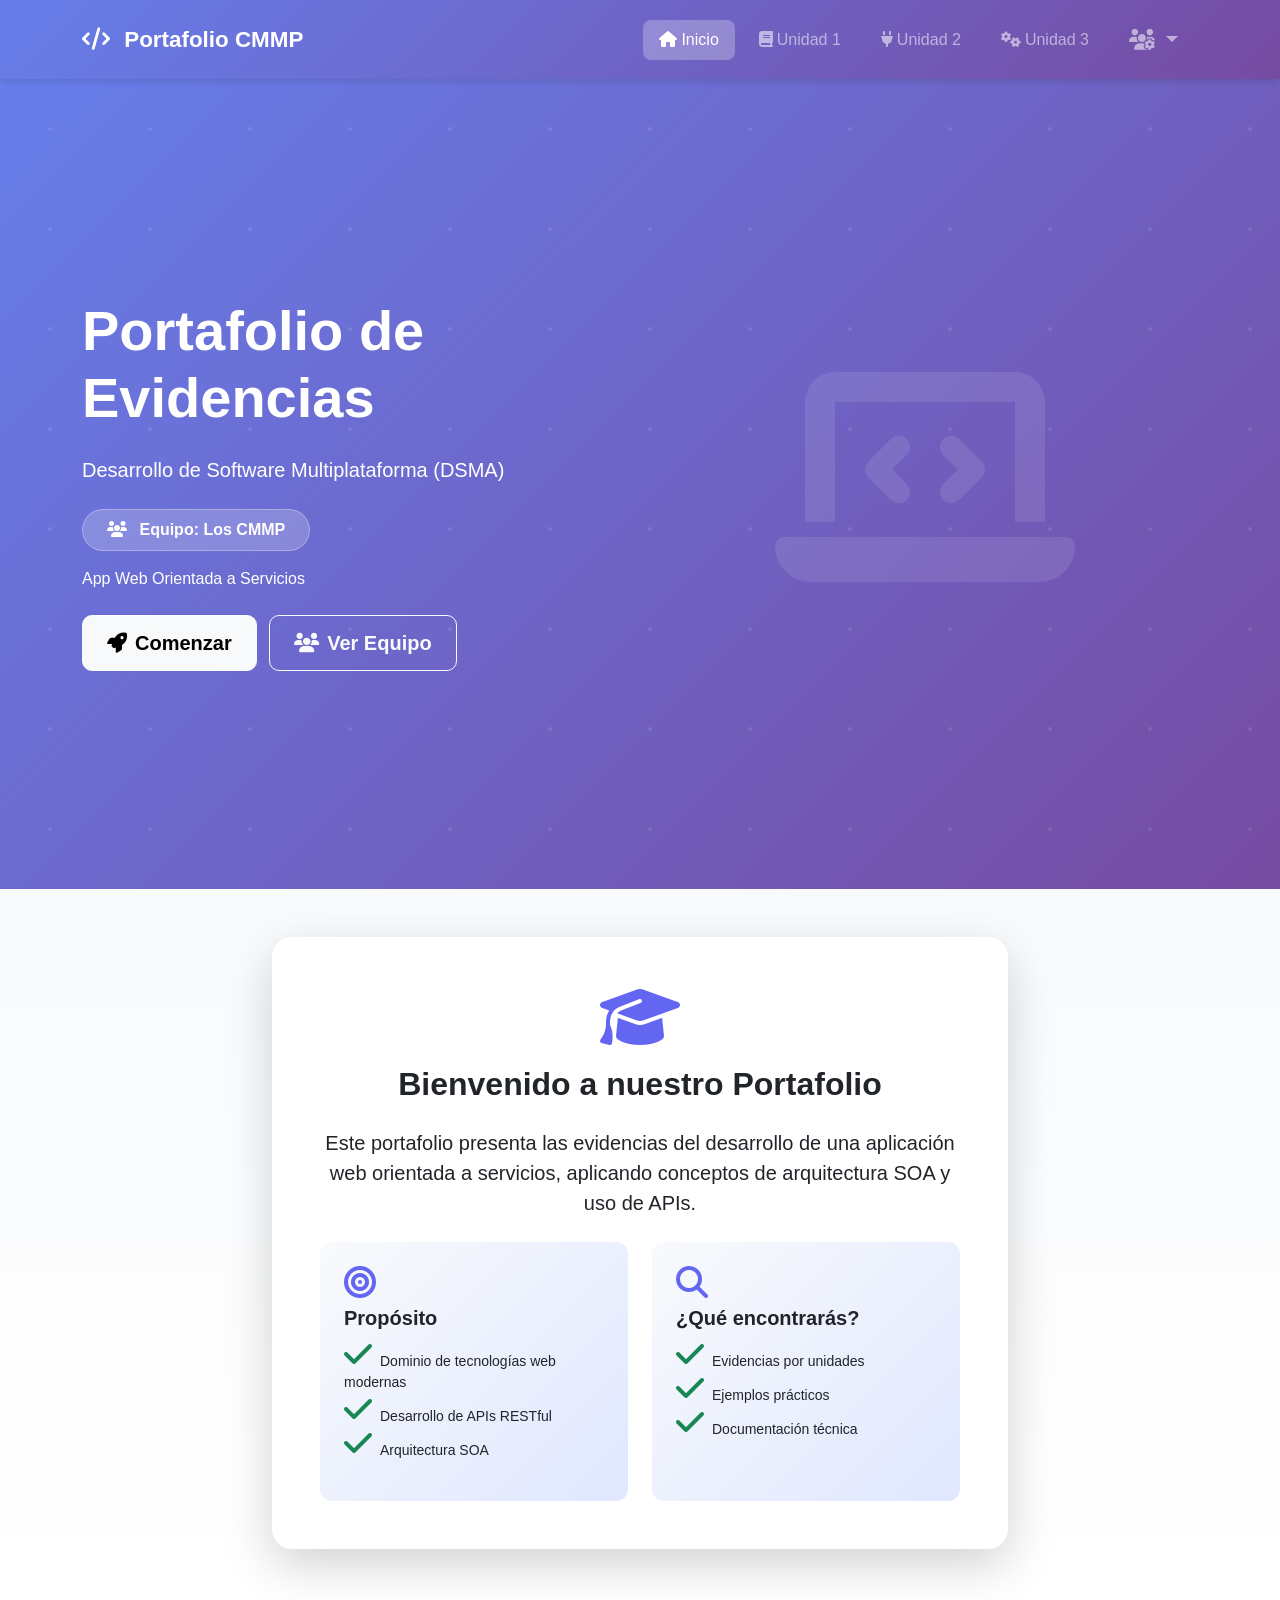
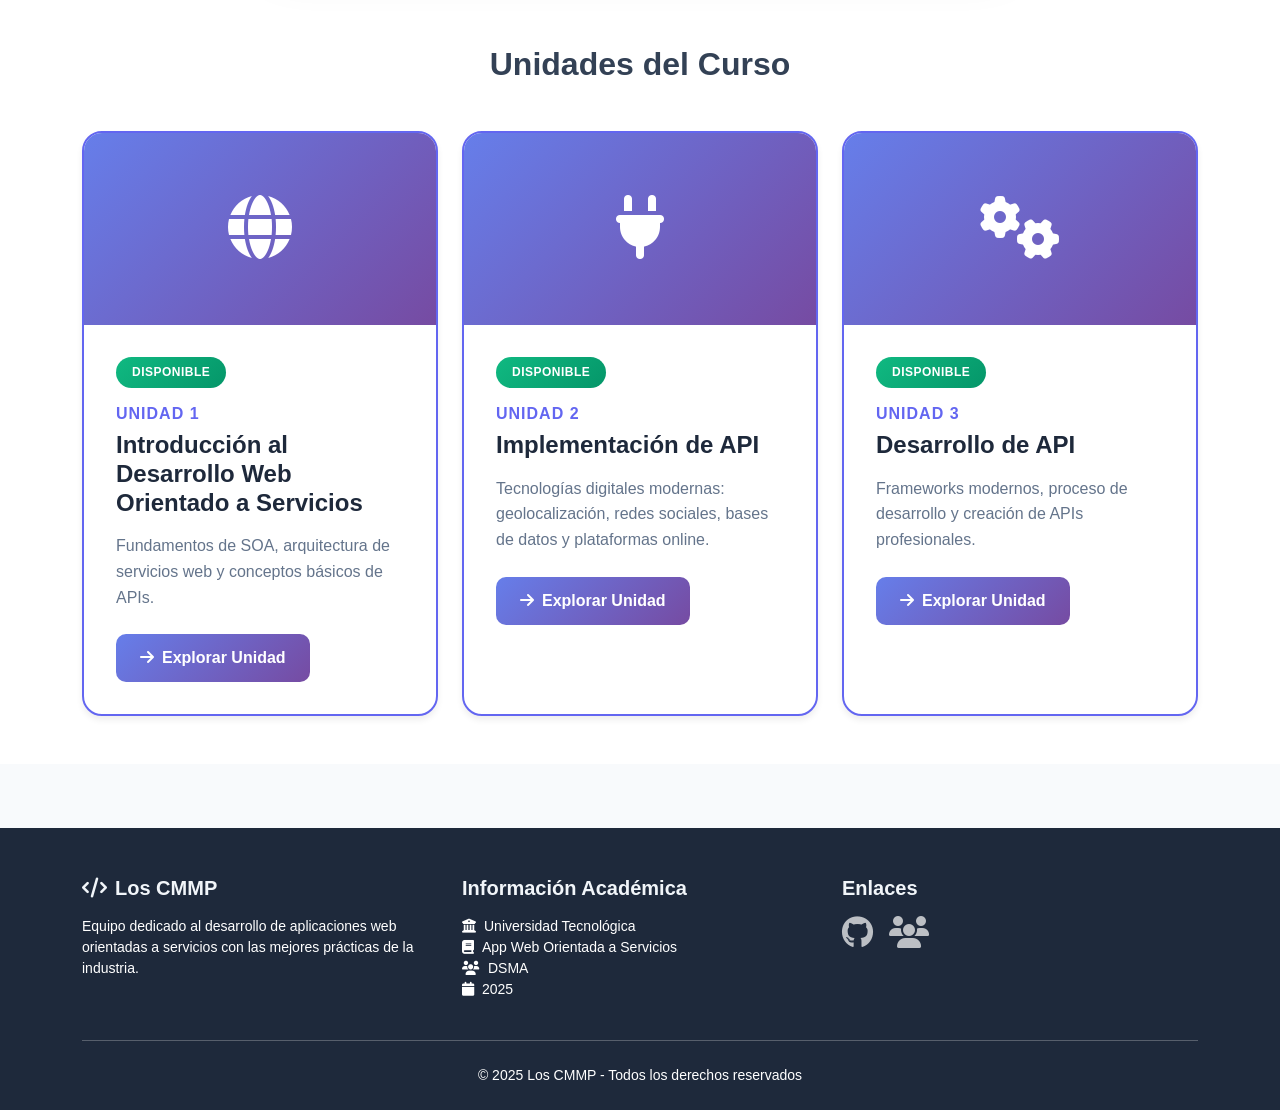
<file: index.html>
<!DOCTYPE html>
<html lang="es">
<head>
    <meta charset="UTF-8">
    <meta name="viewport" content="width=device-width, initial-scale=1.0">
    <title>Portafolio de Evidencias - Los CMMP</title>
    <link href="https://cdnjs.cloudflare.com/ajax/libs/bootstrap/5.3.2/css/bootstrap.min.css" rel="stylesheet">
    <link href="https://cdnjs.cloudflare.com/ajax/libs/font-awesome/6.4.0/css/all.min.css" rel="stylesheet">
    <link rel="stylesheet" href="styles.css">
</head>
<body>
    <!-- Navigation -->
    <nav class="navbar navbar-expand-lg navbar-dark sticky-top">
        <div class="container">
            <a class="navbar-brand" href="index.html">
                <i class="fas fa-code me-2"></i>
                <span class="fw-bold">Portafolio CMMP</span>
            </a>
            <button class="navbar-toggler" type="button" data-bs-toggle="collapse" data-bs-target="#navbarNav">
                <span class="navbar-toggler-icon"></span>
            </button>
            <div class="collapse navbar-collapse" id="navbarNav">
                <ul class="navbar-nav ms-auto align-items-center">
                    <li class="nav-item">
                        <a class="nav-link active" href="index.html">
                            <i class="fas fa-home me-1"></i>Inicio
                        </a>
                    </li>
                    <li class="nav-item">
                        <a class="nav-link" href="unidad1.html">
                            <i class="fas fa-book me-1"></i>Unidad 1
                        </a>
                    </li>
                    <li class="nav-item">
                        <a class="nav-link" href="unidad2.html">
                            <i class="fas fa-plug me-1"></i>Unidad 2
                        </a>
                    </li>
                    <li class="nav-item">
                        <a class="nav-link" href="unidad3.html">
                            <i class="fas fa-cogs me-1"></i>Unidad 3
                        </a>
                    </li>
                    <li class="nav-item dropdown">
                        <a class="nav-link dropdown-toggle profile-link" href="#" id="profileDropdown" role="button" data-bs-toggle="dropdown">
                            <i class="fas fa-users-cog"></i>
                        </a>
                        <ul class="dropdown-menu dropdown-menu-end">
                            <li><a class="dropdown-item" href="equipo.html">
                                <i class="fas fa-users me-2"></i>Conoce al Equipo
                            </a></li>
                        </ul>
                    </li>
                </ul>
            </div>
        </div>
    </nav>

    <!-- Hero Section -->
    <section class="hero-section">
        <div class="container">
            <div class="row align-items-center">
                <div class="col-lg-6 text-white">
                    <h1 class="display-4 fw-bold mb-4 animate-slide-in">Portafolio de Evidencias</h1>
                    <p class="lead mb-4">Desarrollo de Software Multiplataforma (DSMA)</p>
                    <div class="team-badge">
                        <i class="fas fa-users me-2"></i>
                        <span class="fw-bold">Equipo: Los CMMP</span>
                    </div>
                    <p class="mt-3 opacity-90">App Web Orientada a Servicios</p>
                    <div class="mt-4">
                        <a href="unidad1.html" class="btn btn-light btn-lg px-4 me-2">
                            <i class="fas fa-rocket me-2"></i>Comenzar
                        </a>
                        <a href="equipo.html" class="btn btn-outline-light btn-lg px-4">
                            <i class="fas fa-users me-2"></i>Ver Equipo
                        </a>
                    </div>
                </div>
                <div class="col-lg-6">
                    <div class="hero-illustration">
                        <i class="fas fa-laptop-code"></i>
                    </div>
                </div>
            </div>
        </div>
    </section>

    <!-- Welcome Section -->
    <section class="welcome-section py-5">
        <div class="container">
            <div class="row">
                <div class="col-lg-8 mx-auto">
                    <div class="card shadow-lg border-0">
                        <div class="card-body p-5">
                            <div class="text-center mb-4">
                                <i class="fas fa-graduation-cap display-3 text-primary mb-3"></i>
                                <h2 class="fw-bold">Bienvenido a nuestro Portafolio</h2>
                            </div>
                            <p class="lead text-center mb-4">
                                Este portafolio presenta las evidencias del desarrollo de una aplicación web orientada a servicios, aplicando conceptos de arquitectura SOA y uso de APIs.
                            </p>
                            <div class="row g-4">
                                <div class="col-md-6">
                                    <div class="feature-box">
                                        <i class="fas fa-bullseye text-primary mb-2"></i>
                                        <h5 class="fw-bold">Propósito</h5>
                                        <ul class="list-unstyled small">
                                            <li><i class="fas fa-check text-success me-2"></i>Dominio de tecnologías web modernas</li>
                                            <li><i class="fas fa-check text-success me-2"></i>Desarrollo de APIs RESTful</li>
                                            <li><i class="fas fa-check text-success me-2"></i>Arquitectura SOA</li>
                                        </ul>
                                    </div>
                                </div>
                                <div class="col-md-6">
                                    <div class="feature-box">
                                        <i class="fas fa-search text-primary mb-2"></i>
                                        <h5 class="fw-bold">¿Qué encontrarás?</h5>
                                        <ul class="list-unstyled small">
                                            <li><i class="fas fa-check text-success me-2"></i>Evidencias por unidades</li>
                                            <li><i class="fas fa-check text-success me-2"></i>Ejemplos prácticos</li>
                                            <li><i class="fas fa-check text-success me-2"></i>Documentación técnica</li>
                                        </ul>
                                    </div>
                                </div>
                            </div>
                        </div>
                    </div>
                </div>
            </div>
        </div>
    </section>

    <!-- Units Section -->
    <section class="units-section py-5">
        <div class="container">
            <h2 class="text-center fw-bold mb-5">Unidades del Curso</h2>
            <div class="row g-4">
                <!-- Unit 1 -->
                <div class="col-md-4">
                    <div class="unit-card active">
                        <div class="unit-icon">
                            <i class="fas fa-globe"></i>
                        </div>
                        <div class="unit-content">
                            <span class="unit-badge">Disponible</span>
                            <h3>Unidad 1</h3>
                            <h4>Introducción al Desarrollo Web Orientado a Servicios</h4>
                            <p>Fundamentos de SOA, arquitectura de servicios web y conceptos básicos de APIs.</p>
                            <a href="unidad1.html" class="btn btn-primary">
                                <i class="fas fa-arrow-right me-2"></i>Explorar Unidad
                            </a>
                        </div>
                    </div>
                </div>

                <!-- Unit 2 -->
                <div class="col-md-4">
                    <div class="unit-card active">
                        <div class="unit-icon">
                            <i class="fas fa-plug"></i>
                        </div>
                        <div class="unit-content">
                            <span class="unit-badge">Disponible</span>
                            <h3>Unidad 2</h3>
                            <h4>Implementación de API</h4>
                            <p>Tecnologías digitales modernas: geolocalización, redes sociales, bases de datos y plataformas online.</p>
                            <a href="unidad2.html" class="btn btn-primary">
                                <i class="fas fa-arrow-right me-2"></i>Explorar Unidad
                            </a>
                        </div>
                    </div>
                </div>

                <!-- Unit 3 -->
                <div class="col-md-4">
                    <div class="unit-card active">
                        <div class="unit-icon">
                            <i class="fas fa-cogs"></i>
                        </div>
                        <div class="unit-content">
                            <span class="unit-badge">Disponible</span>
                            <h3>Unidad 3</h3>
                            <h4>Desarrollo de API</h4>
                            <p>Frameworks modernos, proceso de desarrollo y creación de APIs profesionales.</p>
                            <a href="unidad3.html" class="btn btn-primary">
                                <i class="fas fa-arrow-right me-2"></i>Explorar Unidad
                            </a>
                        </div>
                    </div>
                </div>
            </div>
        </div>
    </section>

    <!-- Footer -->
    <footer class="footer">
        <div class="container">
            <div class="row g-4">
                <div class="col-md-4">
                    <h5 class="fw-bold mb-3">
                        <i class="fas fa-code me-2"></i>Los CMMP
                    </h5>
                    <p class="small">Equipo dedicado al desarrollo de aplicaciones web orientadas a servicios con las mejores prácticas de la industria.</p>
                </div>
                <div class="col-md-4">
                    <h5 class="fw-bold mb-3">Información Académica</h5>
                    <ul class="list-unstyled small">
                        <li><i class="fas fa-university me-2"></i>Universidad Tecnológica</li>
                        <li><i class="fas fa-book me-2"></i>App Web Orientada a Servicios</li>
                        <li><i class="fas fa-users me-2"></i>DSMA</li>
                        <li><i class="fas fa-calendar me-2"></i>2025</li>
                    </ul>
                </div>
                <div class="col-md-4">
                    <h5 class="fw-bold mb-3">Enlaces</h5>
                    <div class="d-flex gap-3">
                        <a href="#" class="footer-link"><i class="fab fa-github fa-2x"></i></a>
                        <a href="equipo.html" class="footer-link"><i class="fas fa-users fa-2x"></i></a>
                    </div>
                </div>
            </div>
            <hr class="my-4">
            <div class="text-center small">
                <p class="mb-0">&copy; 2025 Los CMMP - Todos los derechos reservados</p>
            </div>
        </div>
    </footer>

    <script src="https://cdnjs.cloudflare.com/ajax/libs/bootstrap/5.3.2/js/bootstrap.bundle.min.js"></script>
</body>
</html>
</file>
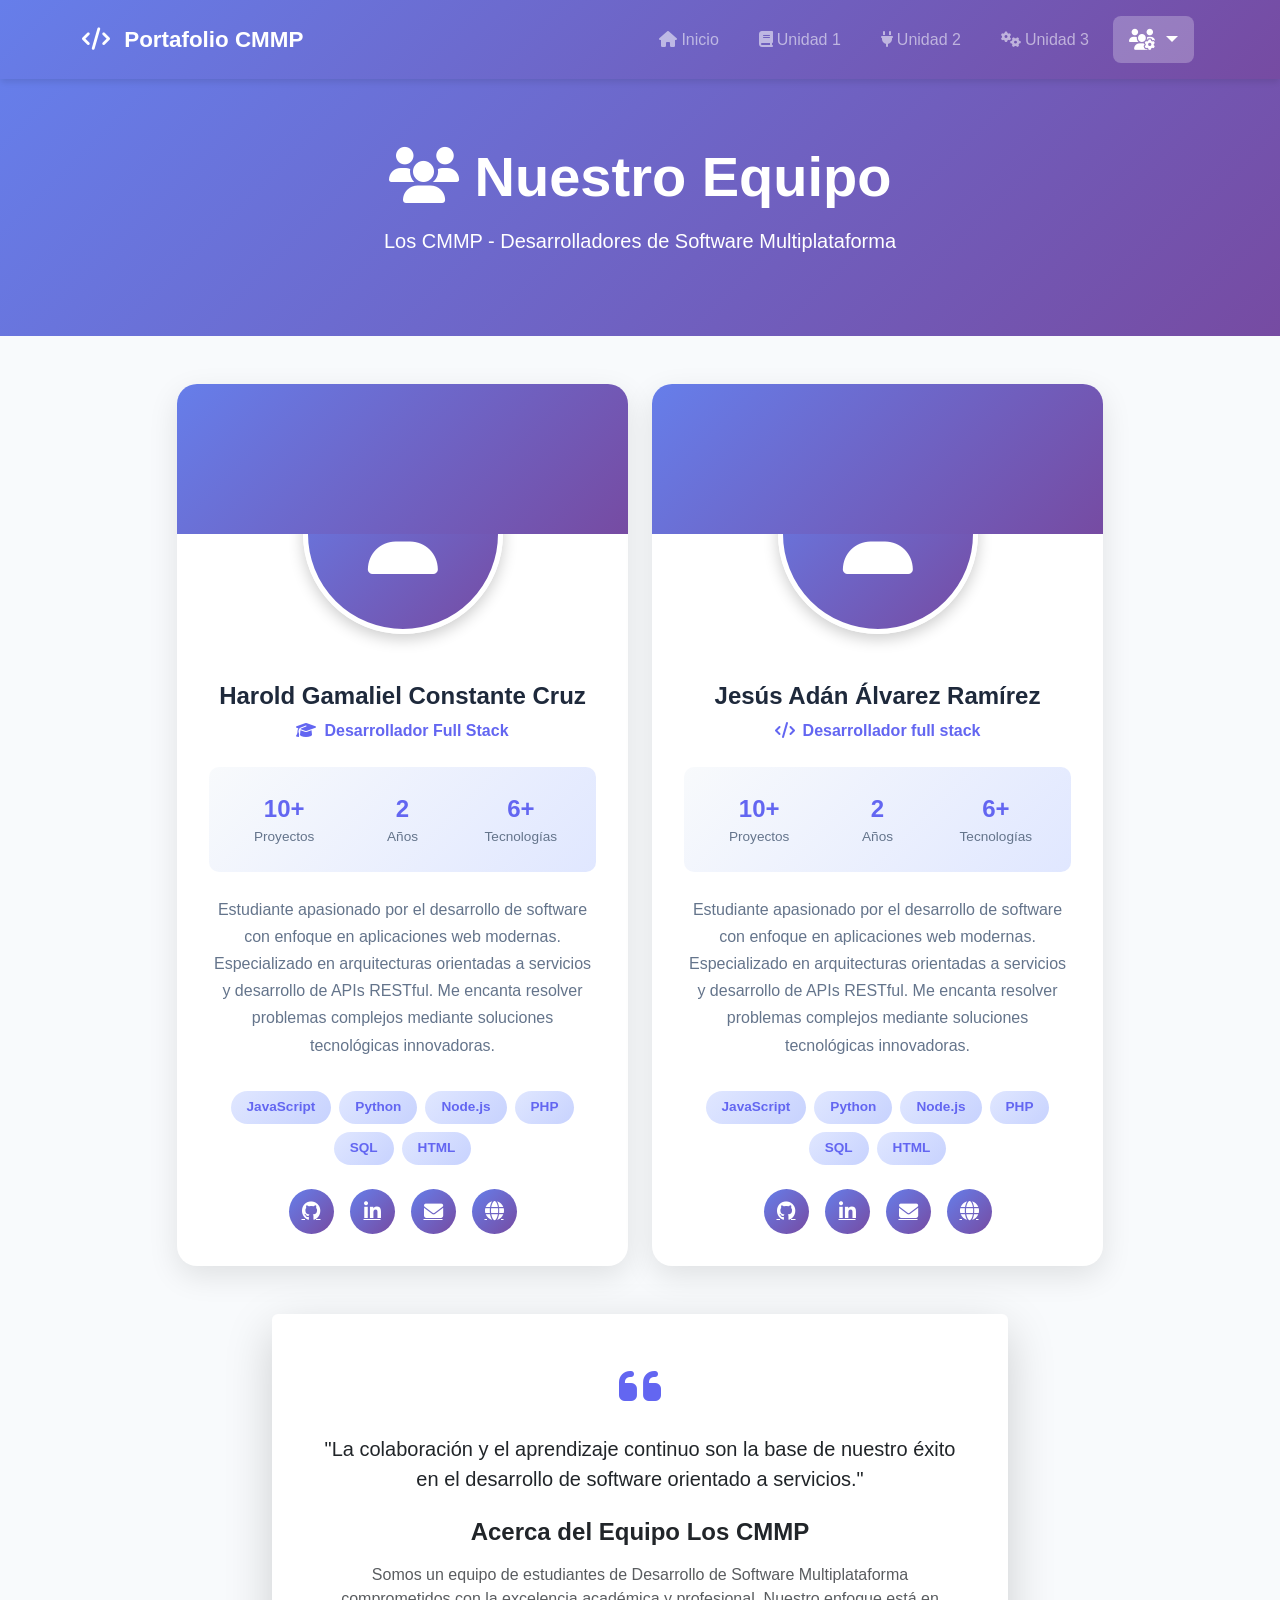
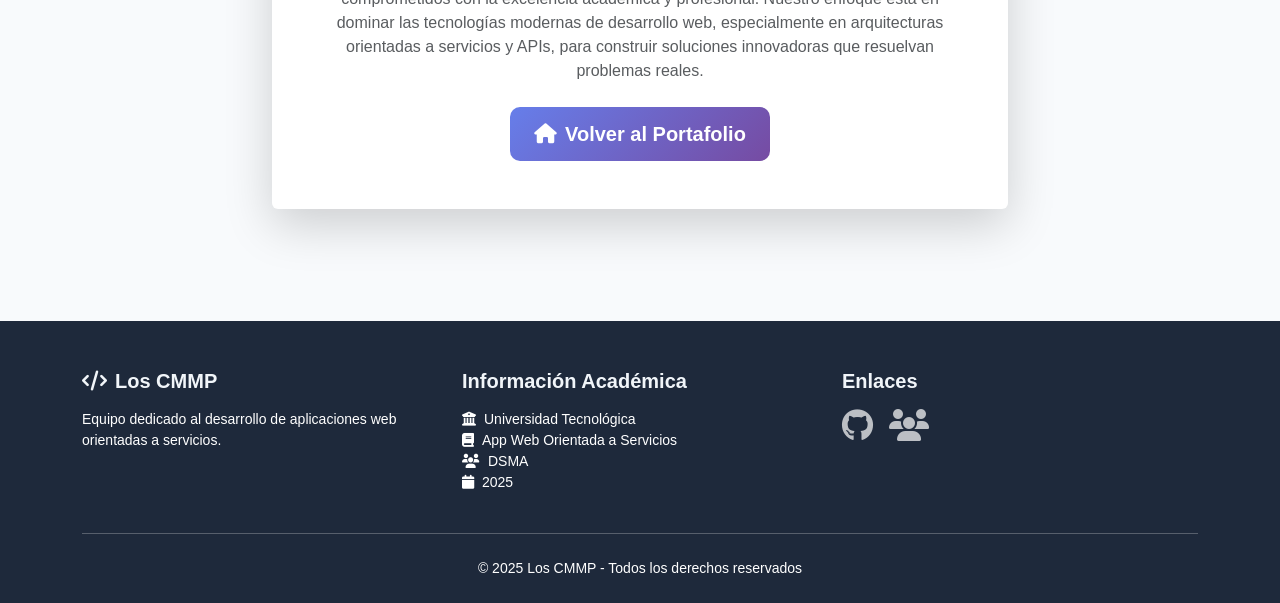
<file: equipo.html>
<!DOCTYPE html>
<html lang="es">
<head>
    <meta charset="UTF-8">
    <meta name="viewport" content="width=device-width, initial-scale=1.0">
    <title>Equipo - Los CMMP</title>
    <link href="https://cdnjs.cloudflare.com/ajax/libs/bootstrap/5.3.2/css/bootstrap.min.css" rel="stylesheet">
    <link href="https://cdnjs.cloudflare.com/ajax/libs/font-awesome/6.4.0/css/all.min.css" rel="stylesheet">
    <link rel="stylesheet" href="styles.css">
    <style>
        .team-header {
            background: var(--gradient);
            color: white;
            padding: 4rem 0;
            text-align: center;
        }
        .profile-card {
            background: white;
            border-radius: 20px;
            overflow: hidden;
            box-shadow: 0 10px 30px rgba(0, 0, 0, 0.1);
            transition: all 0.4s;
            height: 100%;
        }
        .profile-card:hover {
            transform: translateY(-10px);
            box-shadow: 0 20px 40px rgba(99, 102, 241, 0.2);
        }
        .profile-image {
            width: 200px;
            height: 200px;
            border-radius: 50%;
            object-fit: cover;
            border: 5px solid white;
            box-shadow: 0 5px 15px rgba(0, 0, 0, 0.2);
            margin: -100px auto 0;
            display: block;
            background: linear-gradient(135deg, #667eea 0%, #764ba2 100%);
            display: flex;
            align-items: center;
            justify-content: center;
            font-size: 5rem;
            color: white;
        }
        .profile-header {
            background: var(--gradient);
            height: 150px;
            position: relative;
        }
        .profile-body {
            padding: 2rem;
            text-align: center;
        }
        .profile-name {
            font-size: 1.5rem;
            font-weight: 700;
            color: var(--dark);
            margin-top: 1rem;
            margin-bottom: 0.5rem;
        }
        .profile-role {
            color: var(--primary);
            font-weight: 600;
            font-size: 1rem;
            margin-bottom: 1.5rem;
        }
        .profile-description {
            color: #64748b;
            line-height: 1.7;
            margin-bottom: 2rem;
        }
        .skills-list {
            display: flex;
            flex-wrap: wrap;
            gap: 0.5rem;
            justify-content: center;
            margin-bottom: 1.5rem;
        }
        .skill-badge {
            background: linear-gradient(135deg, #e0e7ff 0%, #c7d2fe 100%);
            color: var(--primary);
            padding: 0.4rem 1rem;
            border-radius: 50px;
            font-size: 0.85rem;
            font-weight: 600;
        }
        .social-links {
            display: flex;
            gap: 1rem;
            justify-content: center;
        }
        .social-link {
            width: 45px;
            height: 45px;
            border-radius: 50%;
            background: var(--gradient);
            display: flex;
            align-items: center;
            justify-content: center;
            color: white;
            font-size: 1.2rem;
            transition: all 0.3s;
        }
        .social-link:hover {
            transform: translateY(-3px);
            box-shadow: 0 5px 15px rgba(99, 102, 241, 0.4);
            color: white;
        }
        .stats-box {
            background: linear-gradient(135deg, #f8fafc 0%, #e0e7ff 100%);
            padding: 1rem;
            border-radius: 10px;
            margin-bottom: 1.5rem;
        }
        .stat-item {
            text-align: center;
            padding: 0.5rem;
        }
        .stat-number {
            font-size: 1.5rem;
            font-weight: 700;
            color: var(--primary);
        }
        .stat-label {
            font-size: 0.85rem;
            color: #64748b;
        }
    </style>
</head>
<body>
    <!-- Navigation -->
    <nav class="navbar navbar-expand-lg navbar-dark sticky-top">
        <div class="container">
            <a class="navbar-brand" href="index.html">
                <i class="fas fa-code me-2"></i>
                <span class="fw-bold">Portafolio CMMP</span>
            </a>
            <button class="navbar-toggler" type="button" data-bs-toggle="collapse" data-bs-target="#navbarNav">
                <span class="navbar-toggler-icon"></span>
            </button>
            <div class="collapse navbar-collapse" id="navbarNav">
                <ul class="navbar-nav ms-auto align-items-center">
                    <li class="nav-item">
                        <a class="nav-link" href="index.html">
                            <i class="fas fa-home me-1"></i>Inicio
                        </a>
                    </li>
                    <li class="nav-item">
                        <a class="nav-link" href="unidad1.html">
                            <i class="fas fa-book me-1"></i>Unidad 1
                        </a>
                    </li>
                    <li class="nav-item">
                        <a class="nav-link" href="unidad2.html">
                            <i class="fas fa-plug me-1"></i>Unidad 2
                        </a>
                    </li>
                    <li class="nav-item">
                        <a class="nav-link" href="unidad3.html">
                            <i class="fas fa-cogs me-1"></i>Unidad 3
                        </a>
                    </li>
                    <li class="nav-item dropdown">
                        <a class="nav-link dropdown-toggle profile-link active" href="#" id="profileDropdown" role="button" data-bs-toggle="dropdown">
                            <i class="fas fa-users-cog"></i>
                        </a>
                        <ul class="dropdown-menu dropdown-menu-end">
                            <li><a class="dropdown-item" href="equipo.html">
                                <i class="fas fa-users me-2"></i>Conoce al Equipo
                            </a></li>
                        </ul>
                    </li>
                </ul>
            </div>
        </div>
    </nav>

    <!-- Team Header -->
    <section class="team-header">
        <div class="container">
            <h1 class="display-4 fw-bold mb-3">
                <i class="fas fa-users me-3"></i>Nuestro Equipo
            </h1>
            <p class="lead">Los CMMP - Desarrolladores de Software Multiplataforma</p>
        </div>
    </section>

    <!-- Team Members -->
    <section class="py-5">
        <div class="container">
            <div class="row g-4 justify-content-center">
                <!-- Profile 1: Harold Gamaliel Constante Cruz -->
                <div class="col-lg-5 col-md-6">
                    <div class="profile-card">
                        <div class="profile-header"></div>
                        <div class="profile-image">
                            <i class="fas fa-user"></i>
                        </div>
                        <div class="profile-body">
                            <h2 class="profile-name">Harold Gamaliel Constante Cruz</h2>
                            <p class="profile-role">
                                <i class="fas fa-graduation-cap me-2"></i>Desarrollador Full Stack
                            </p>
                            
                            <div class="stats-box">
                                <div class="row g-0">
                                    <div class="col-4 stat-item">
                                        <div class="stat-number">10+</div>
                                        <div class="stat-label">Proyectos</div>
                                    </div>
                                    <div class="col-4 stat-item">
                                        <div class="stat-number">2</div>
                                        <div class="stat-label">Años</div>
                                    </div>
                                    <div class="col-4 stat-item">
                                        <div class="stat-number">6+</div>
                                        <div class="stat-label">Tecnologías</div>
                                    </div>
                                </div>
                            </div>

                            <p class="profile-description">
                                Estudiante apasionado por el desarrollo de software con enfoque en aplicaciones web modernas. Especializado en arquitecturas orientadas a servicios y desarrollo de APIs RESTful. Me encanta resolver problemas complejos mediante soluciones tecnológicas innovadoras.
                            </p>

                            <div class="skills-list">
                                <span class="skill-badge">JavaScript</span>
                                <span class="skill-badge">Python</span>
                                <span class="skill-badge">Node.js</span>
                                <span class="skill-badge">PHP</span>
                                <span class="skill-badge">SQL</span>
                                <span class="skill-badge">HTML</span>
                            </div>

                            <div class="social-links">
                                <a href="#" class="social-link" title="GitHub">
                                    <i class="fab fa-github"></i>
                                </a>
                                <a href="#" class="social-link" title="LinkedIn">
                                    <i class="fab fa-linkedin-in"></i>
                                </a>
                                <a href="#" class="social-link" title="Email">
                                    <i class="fas fa-envelope"></i>
                                </a>
                                <a href="#" class="social-link" title="Portfolio">
                                    <i class="fas fa-globe"></i>
                                </a>
                            </div>
                        </div>
                    </div>
                </div>

                <!-- Profile 2: Jesús Adán Álvarez Ramírez -->
                <div class="col-lg-5 col-md-6">
                    <div class="profile-card">
                        <div class="profile-header"></div>
                        <div class="profile-image">
                            <i class="fas fa-user"></i>
                        </div>
                        <div class="profile-body">
                            <h2 class="profile-name">Jesús Adán Álvarez Ramírez</h2>
                            <p class="profile-role">
                                <i class="fas fa-code me-2"></i>Desarrollador full stack
                            </p>
                            
                            <div class="stats-box">
                                <div class="row g-0">
                                    <div class="col-4 stat-item">
                                        <div class="stat-number">10+</div>
                                        <div class="stat-label">Proyectos</div>
                                    </div>
                                    <div class="col-4 stat-item">
                                        <div class="stat-number">2</div>
                                        <div class="stat-label">Años</div>
                                    </div>
                                    <div class="col-4 stat-item">
                                        <div class="stat-number">6+</div>
                                        <div class="stat-label">Tecnologías</div>
                                    </div>
                                </div>
                            </div>

                            <p class="profile-description">
                                Estudiante apasionado por el desarrollo de software con enfoque en aplicaciones web modernas. Especializado en arquitecturas orientadas a servicios y desarrollo de APIs RESTful. Me encanta resolver problemas complejos mediante soluciones tecnológicas innovadoras.
                            </p>

                            <div class="skills-list">
                                <span class="skill-badge">JavaScript</span>
                                <span class="skill-badge">Python</span>
                                <span class="skill-badge">Node.js</span>
                                <span class="skill-badge">PHP</span>
                                <span class="skill-badge">SQL</span>
                                <span class="skill-badge">HTML</span>
                            </div>

                            <div class="social-links">
                                <a href="#" class="social-link" title="GitHub">
                                    <i class="fab fa-github"></i>
                                </a>
                                <a href="#" class="social-link" title="LinkedIn">
                                    <i class="fab fa-linkedin-in"></i>
                                </a>
                                <a href="#" class="social-link" title="Email">
                                    <i class="fas fa-envelope"></i>
                                </a>
                                <a href="#" class="social-link" title="Portfolio">
                                    <i class="fas fa-globe"></i>
                                </a>
                            </div>
                        </div>
                    </div>
                </div>
            </div>

            <!-- Team Info -->
            <div class="row mt-5">
                <div class="col-lg-8 mx-auto">
                    <div class="card shadow-lg border-0">
                        <div class="card-body p-5 text-center">
                            <i class="fas fa-quote-left text-primary fa-3x mb-4"></i>
                            <blockquote class="blockquote mb-4">
                                <p class="lead">"La colaboración y el aprendizaje continuo son la base de nuestro éxito en el desarrollo de software orientado a servicios."</p>
                            </blockquote>
                            <h4 class="fw-bold mb-3">Acerca del Equipo Los CMMP</h4>
                            <p class="text-muted">
                                Somos un equipo de estudiantes de Desarrollo de Software Multiplataforma comprometidos con la excelencia académica y profesional. Nuestro enfoque está en dominar las tecnologías modernas de desarrollo web, especialmente en arquitecturas orientadas a servicios y APIs, para construir soluciones innovadoras que resuelvan problemas reales.
                            </p>
                            <div class="mt-4">
                                <a href="index.html" class="btn btn-primary btn-lg">
                                    <i class="fas fa-home me-2"></i>Volver al Portafolio
                                </a>
                            </div>
                        </div>
                    </div>
                </div>
            </div>
        </div>
    </section>

    <!-- Footer -->
    <footer class="footer">
        <div class="container">
            <div class="row g-4">
                <div class="col-md-4">
                    <h5 class="fw-bold mb-3">
                        <i class="fas fa-code me-2"></i>Los CMMP
                    </h5>
                    <p class="small">Equipo dedicado al desarrollo de aplicaciones web orientadas a servicios.</p>
                </div>
                <div class="col-md-4">
                    <h5 class="fw-bold mb-3">Información Académica</h5>
                    <ul class="list-unstyled small">
                        <li><i class="fas fa-university me-2"></i>Universidad Tecnológica</li>
                        <li><i class="fas fa-book me-2"></i>App Web Orientada a Servicios</li>
                        <li><i class="fas fa-users me-2"></i>DSMA</li>
                        <li><i class="fas fa-calendar me-2"></i>2025</li>
                    </ul>
                </div>
                <div class="col-md-4">
                    <h5 class="fw-bold mb-3">Enlaces</h5>
                    <div class="d-flex gap-3">
                        <a href="#" class="footer-link"><i class="fab fa-github fa-2x"></i></a>
                        <a href="equipo.html" class="footer-link"><i class="fas fa-users fa-2x"></i></a>
                    </div>
                </div>
            </div>
            <hr class="my-4">
            <div class="text-center small">
                <p class="mb-0">&copy; 2025 Los CMMP - Todos los derechos reservados</p>
            </div>
        </div>
    </footer>

    <script src="https://cdnjs.cloudflare.com/ajax/libs/bootstrap/5.3.2/js/bootstrap.bundle.min.js"></script>
</body>
</html>
</file>
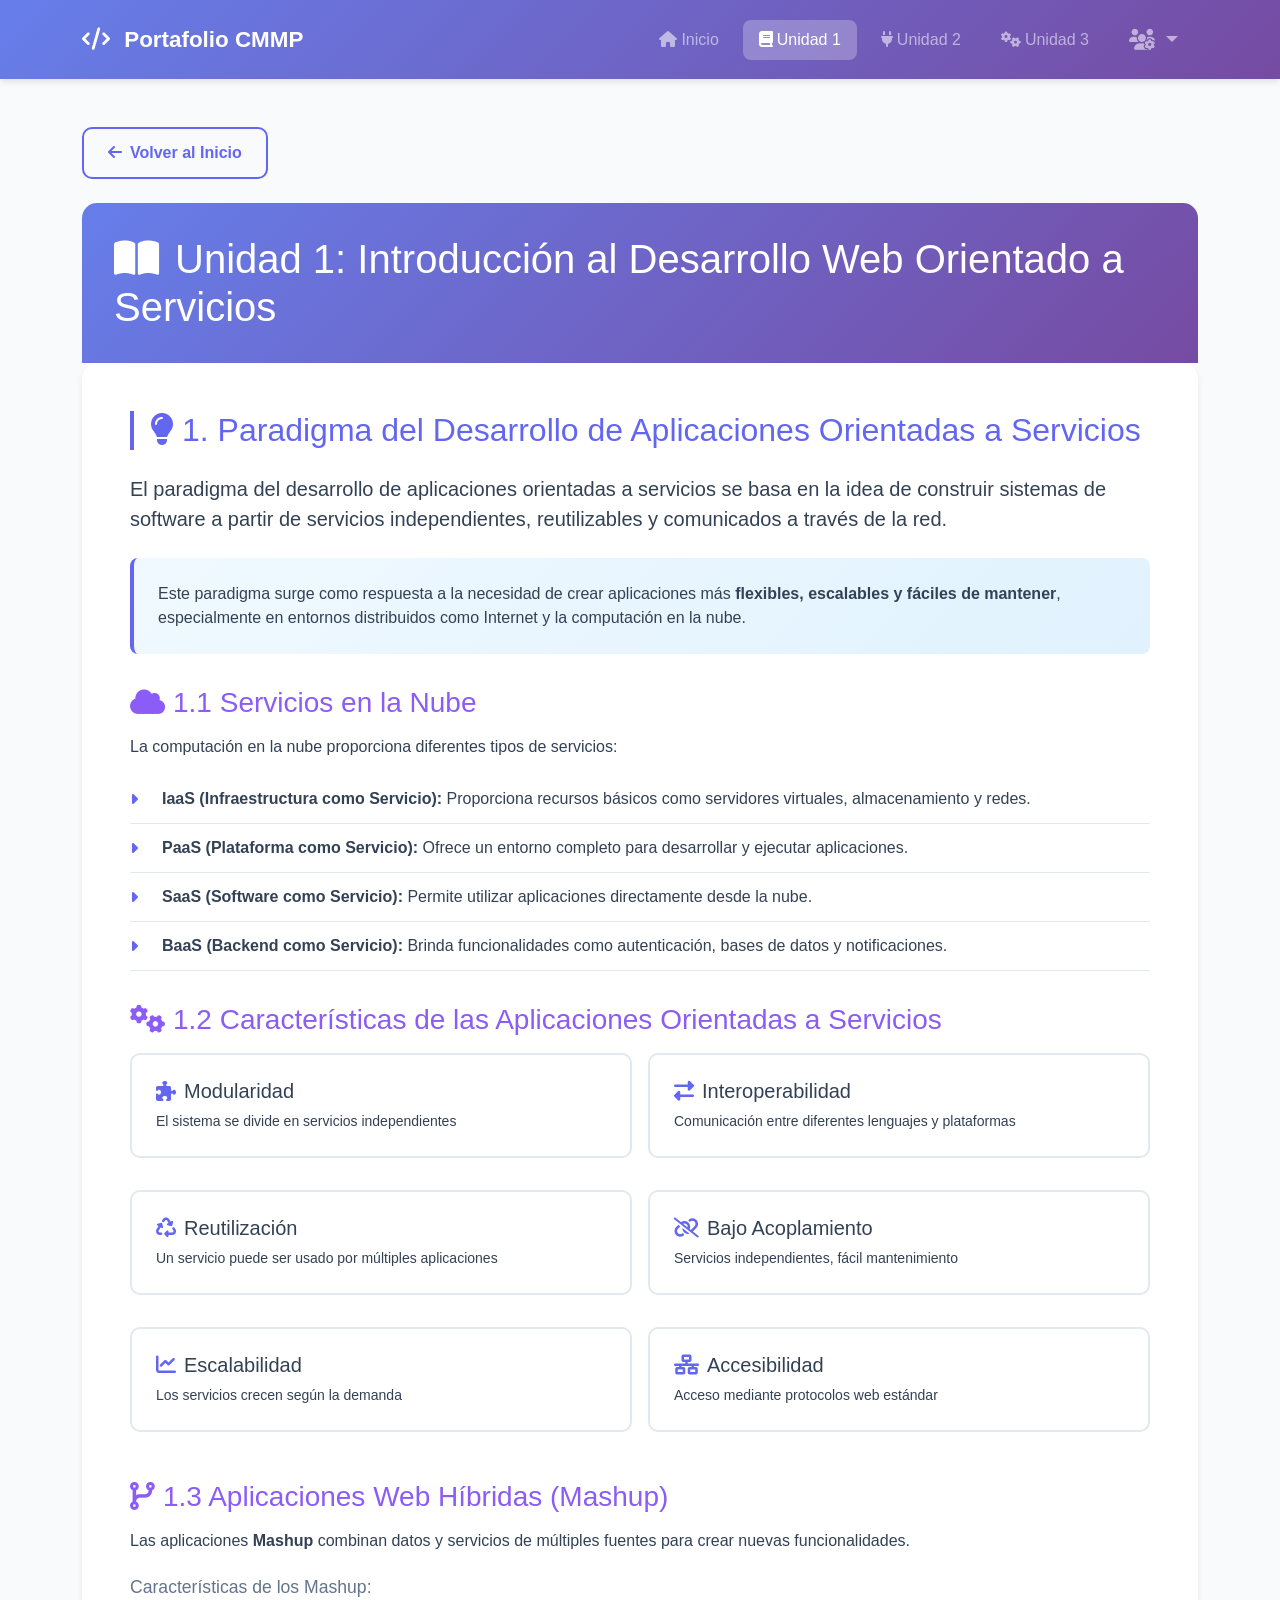
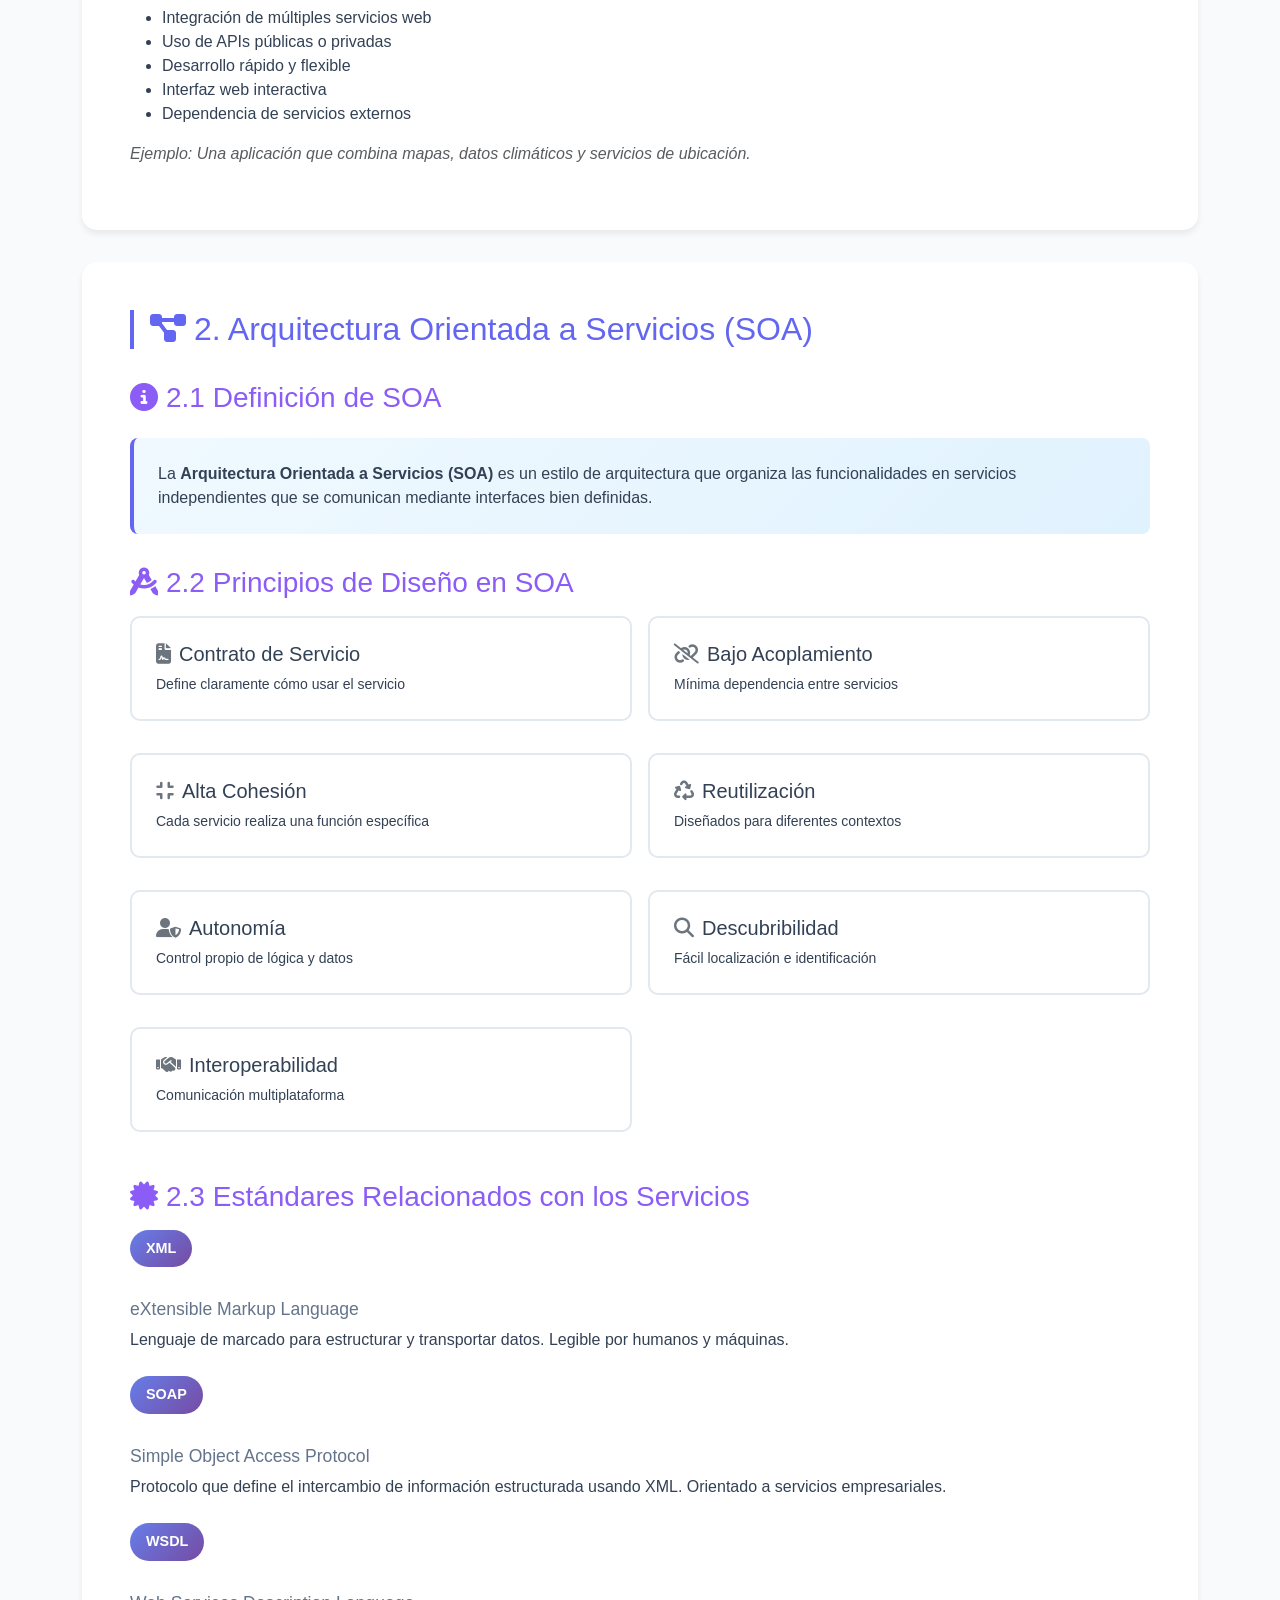
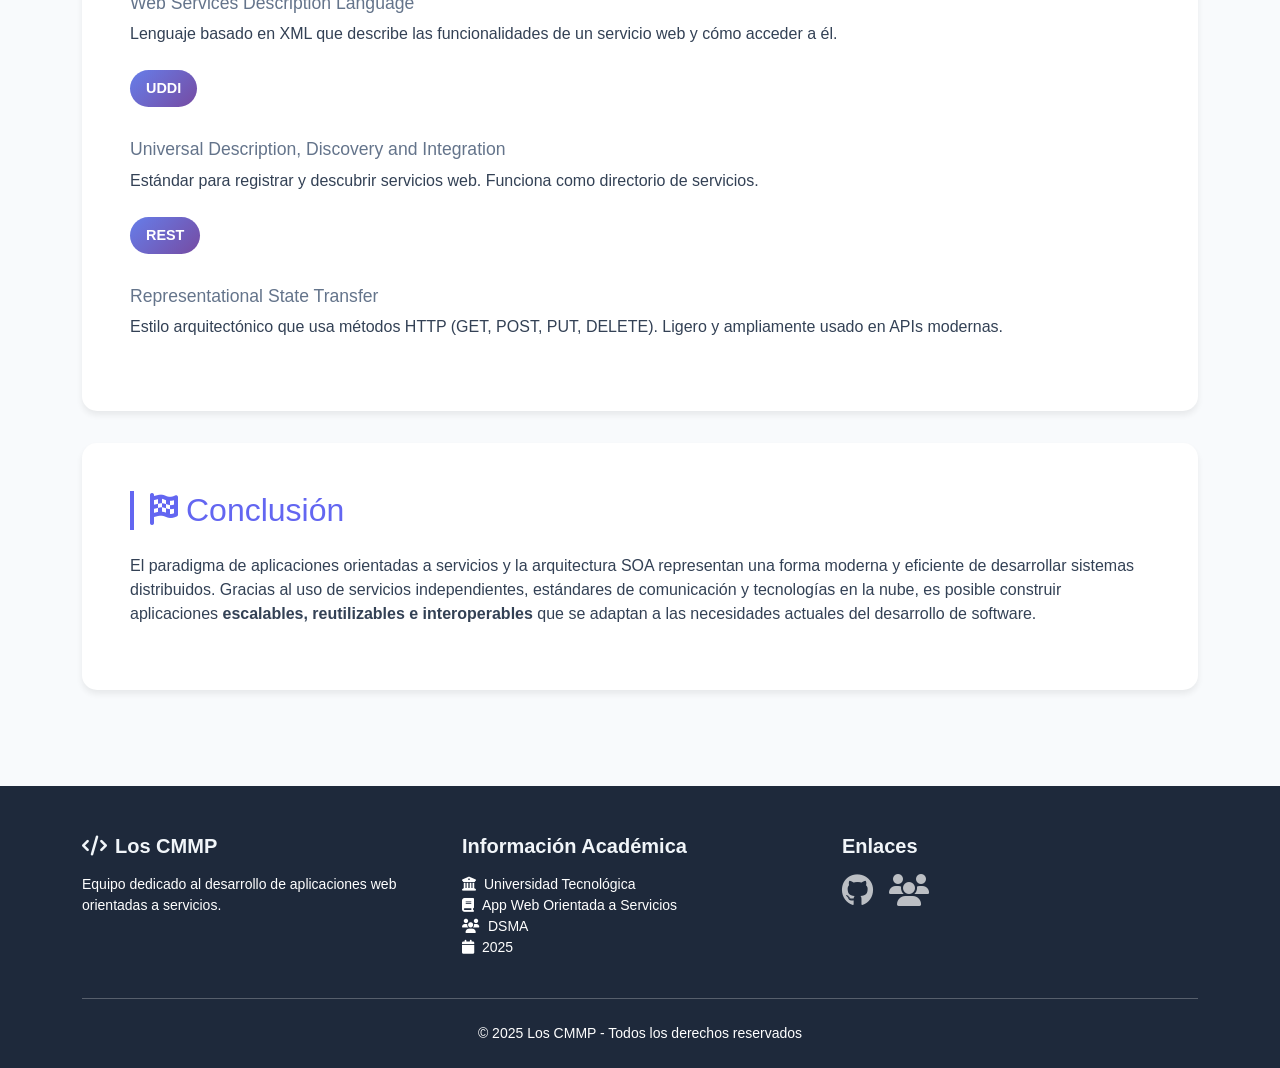
<file: unidad1.html>
<!DOCTYPE html>
<html lang="es">
<head>
    <meta charset="UTF-8">
    <meta name="viewport" content="width=device-width, initial-scale=1.0">
    <title>Unidad 1 - Portafolio CMMP</title>
    <link href="https://cdnjs.cloudflare.com/ajax/libs/bootstrap/5.3.2/css/bootstrap.min.css" rel="stylesheet">
    <link href="https://cdnjs.cloudflare.com/ajax/libs/font-awesome/6.4.0/css/all.min.css" rel="stylesheet">
    <link rel="stylesheet" href="styles.css">
    <style>
        .content-section {
            background: white;
            border-radius: 15px;
            padding: 3rem;
            margin-bottom: 2rem;
            box-shadow: 0 4px 6px rgba(0, 0, 0, 0.07);
        }
        .content-section h2 {
            color: var(--primary);
            border-left: 4px solid var(--primary);
            padding-left: 1rem;
            margin-bottom: 1.5rem;
        }
        .content-section h3 {
            color: var(--secondary);
            margin-top: 2rem;
            margin-bottom: 1rem;
        }
        .content-section h4 {
            color: #64748b;
            font-size: 1.1rem;
            margin-top: 1.5rem;
        }
        .saber-header {
            background: var(--gradient);
            color: white;
            padding: 2rem;
            border-radius: 15px 15px 0 0;
            margin-bottom: 0;
        }
        .highlight-box {
            background: linear-gradient(135deg, #f0f9ff 0%, #e0f2fe 100%);
            border-left: 4px solid var(--primary);
            padding: 1.5rem;
            border-radius: 8px;
            margin: 1.5rem 0;
        }
        .service-list {
            list-style: none;
            padding-left: 0;
        }
        .service-list li {
            padding: 0.75rem 0;
            border-bottom: 1px solid #e2e8f0;
            padding-left: 2rem;
            position: relative;
        }
        .service-list li::before {
            content: "\f0da";
            font-family: "Font Awesome 6 Free";
            font-weight: 900;
            position: absolute;
            left: 0;
            color: var(--primary);
        }
        .principle-card {
            background: white;
            border: 2px solid #e2e8f0;
            border-radius: 10px;
            padding: 1.5rem;
            margin-bottom: 1rem;
            transition: all 0.3s;
        }
        .principle-card:hover {
            border-color: var(--primary);
            transform: translateX(5px);
        }
        .standard-badge {
            display: inline-block;
            background: var(--gradient);
            color: white;
            padding: 0.5rem 1rem;
            border-radius: 50px;
            font-weight: 600;
            font-size: 0.9rem;
            margin-bottom: 0.5rem;
        }
    </style>
</head>
<body>
    <!-- Navigation -->
    <nav class="navbar navbar-expand-lg navbar-dark sticky-top">
        <div class="container">
            <a class="navbar-brand" href="index.html">
                <i class="fas fa-code me-2"></i>
                <span class="fw-bold">Portafolio CMMP</span>
            </a>
            <button class="navbar-toggler" type="button" data-bs-toggle="collapse" data-bs-target="#navbarNav">
                <span class="navbar-toggler-icon"></span>
            </button>
            <div class="collapse navbar-collapse" id="navbarNav">
                <ul class="navbar-nav ms-auto align-items-center">
                    <li class="nav-item">
                        <a class="nav-link" href="index.html">
                            <i class="fas fa-home me-1"></i>Inicio
                        </a>
                    </li>
                    <li class="nav-item">
                        <a class="nav-link active" href="unidad1.html">
                            <i class="fas fa-book me-1"></i>Unidad 1
                        </a>
                    </li>
                    <li class="nav-item">
                        <a class="nav-link" href="unidad2.html">
                            <i class="fas fa-plug me-1"></i>Unidad 2
                        </a>
                    </li>
                    <li class="nav-item">
                        <a class="nav-link" href="unidad3.html">
                            <i class="fas fa-cogs me-1"></i>Unidad 3
                        </a>
                    </li>
                    <li class="nav-item dropdown">
                        <a class="nav-link dropdown-toggle profile-link" href="#" id="profileDropdown" role="button" data-bs-toggle="dropdown">
                            <i class="fas fa-users-cog"></i>
                        </a>
                        <ul class="dropdown-menu dropdown-menu-end">
                            <li><a class="dropdown-item" href="equipo.html">
                                <i class="fas fa-users me-2"></i>Conoce al Equipo
                            </a></li>
                        </ul>
                    </li>
                </ul>
            </div>
        </div>
    </nav>

    <!-- Content -->
    <div class="container my-5">
        <div class="row">
            <div class="col-12">
                <a href="index.html" class="btn btn-outline-primary mb-4">
                    <i class="fas fa-arrow-left me-2"></i>Volver al Inicio
                </a>

                <!-- Header -->
                <div class="saber-header">
                    <h1 class="mb-0"><i class="fas fa-book-open me-3"></i>Unidad 1: Introducción al Desarrollo Web Orientado a Servicios</h1>
                </div>

                <!-- Sección: Paradigma -->
                <div class="content-section">
                    <h2><i class="fas fa-lightbulb me-2"></i>1. Paradigma del Desarrollo de Aplicaciones Orientadas a Servicios</h2>
                    <p class="lead">El paradigma del desarrollo de aplicaciones orientadas a servicios se basa en la idea de construir sistemas de software a partir de <strong>servicios independientes</strong>, reutilizables y comunicados a través de la red.</p>
                    
                    <div class="highlight-box">
                        <p class="mb-0">Este paradigma surge como respuesta a la necesidad de crear aplicaciones más <strong>flexibles, escalables y fáciles de mantener</strong>, especialmente en entornos distribuidos como Internet y la computación en la nube.</p>
                    </div>

                    <h3><i class="fas fa-cloud me-2"></i>1.1 Servicios en la Nube</h3>
                    <p>La computación en la nube proporciona diferentes tipos de servicios:</p>
                    <ul class="service-list">
                        <li><strong>IaaS (Infraestructura como Servicio):</strong> Proporciona recursos básicos como servidores virtuales, almacenamiento y redes.</li>
                        <li><strong>PaaS (Plataforma como Servicio):</strong> Ofrece un entorno completo para desarrollar y ejecutar aplicaciones.</li>
                        <li><strong>SaaS (Software como Servicio):</strong> Permite utilizar aplicaciones directamente desde la nube.</li>
                        <li><strong>BaaS (Backend como Servicio):</strong> Brinda funcionalidades como autenticación, bases de datos y notificaciones.</li>
                    </ul>

                    <h3><i class="fas fa-cogs me-2"></i>1.2 Características de las Aplicaciones Orientadas a Servicios</h3>
                    <div class="row g-3">
                        <div class="col-md-6">
                            <div class="principle-card">
                                <h5><i class="fas fa-puzzle-piece text-primary me-2"></i>Modularidad</h5>
                                <p class="mb-0 small">El sistema se divide en servicios independientes</p>
                            </div>
                        </div>
                        <div class="col-md-6">
                            <div class="principle-card">
                                <h5><i class="fas fa-exchange-alt text-primary me-2"></i>Interoperabilidad</h5>
                                <p class="mb-0 small">Comunicación entre diferentes lenguajes y plataformas</p>
                            </div>
                        </div>
                        <div class="col-md-6">
                            <div class="principle-card">
                                <h5><i class="fas fa-recycle text-primary me-2"></i>Reutilización</h5>
                                <p class="mb-0 small">Un servicio puede ser usado por múltiples aplicaciones</p>
                            </div>
                        </div>
                        <div class="col-md-6">
                            <div class="principle-card">
                                <h5><i class="fas fa-unlink text-primary me-2"></i>Bajo Acoplamiento</h5>
                                <p class="mb-0 small">Servicios independientes, fácil mantenimiento</p>
                            </div>
                        </div>
                        <div class="col-md-6">
                            <div class="principle-card">
                                <h5><i class="fas fa-chart-line text-primary me-2"></i>Escalabilidad</h5>
                                <p class="mb-0 small">Los servicios crecen según la demanda</p>
                            </div>
                        </div>
                        <div class="col-md-6">
                            <div class="principle-card">
                                <h5><i class="fas fa-network-wired text-primary me-2"></i>Accesibilidad</h5>
                                <p class="mb-0 small">Acceso mediante protocolos web estándar</p>
                            </div>
                        </div>
                    </div>

                    <h3><i class="fas fa-code-branch me-2"></i>1.3 Aplicaciones Web Híbridas (Mashup)</h3>
                    <p>Las aplicaciones <strong>Mashup</strong> combinan datos y servicios de múltiples fuentes para crear nuevas funcionalidades.</p>
                    
                    <h4>Características de los Mashup:</h4>
                    <ul>
                        <li>Integración de múltiples servicios web</li>
                        <li>Uso de APIs públicas o privadas</li>
                        <li>Desarrollo rápido y flexible</li>
                        <li>Interfaz web interactiva</li>
                        <li>Dependencia de servicios externos</li>
                    </ul>
                    <p class="text-muted"><em>Ejemplo: Una aplicación que combina mapas, datos climáticos y servicios de ubicación.</em></p>
                </div>

                <!-- Sección: SOA -->
                <div class="content-section">
                    <h2><i class="fas fa-project-diagram me-2"></i>2. Arquitectura Orientada a Servicios (SOA)</h2>
                    
                    <h3><i class="fas fa-info-circle me-2"></i>2.1 Definición de SOA</h3>
                    <div class="highlight-box">
                        <p class="mb-0">La <strong>Arquitectura Orientada a Servicios (SOA)</strong> es un estilo de arquitectura que organiza las funcionalidades en servicios independientes que se comunican mediante interfaces bien definidas.</p>
                    </div>

                    <h3><i class="fas fa-drafting-compass me-2"></i>2.2 Principios de Diseño en SOA</h3>
                    <div class="row g-3">
                        <div class="col-md-6">
                            <div class="principle-card">
                                <h5><i class="fas fa-file-contract text-secondary me-2"></i>Contrato de Servicio</h5>
                                <p class="mb-0 small">Define claramente cómo usar el servicio</p>
                            </div>
                        </div>
                        <div class="col-md-6">
                            <div class="principle-card">
                                <h5><i class="fas fa-unlink text-secondary me-2"></i>Bajo Acoplamiento</h5>
                                <p class="mb-0 small">Mínima dependencia entre servicios</p>
                            </div>
                        </div>
                        <div class="col-md-6">
                            <div class="principle-card">
                                <h5><i class="fas fa-compress text-secondary me-2"></i>Alta Cohesión</h5>
                                <p class="mb-0 small">Cada servicio realiza una función específica</p>
                            </div>
                        </div>
                        <div class="col-md-6">
                            <div class="principle-card">
                                <h5><i class="fas fa-recycle text-secondary me-2"></i>Reutilización</h5>
                                <p class="mb-0 small">Diseñados para diferentes contextos</p>
                            </div>
                        </div>
                        <div class="col-md-6">
                            <div class="principle-card">
                                <h5><i class="fas fa-user-shield text-secondary me-2"></i>Autonomía</h5>
                                <p class="mb-0 small">Control propio de lógica y datos</p>
                            </div>
                        </div>
                        <div class="col-md-6">
                            <div class="principle-card">
                                <h5><i class="fas fa-search text-secondary me-2"></i>Descubribilidad</h5>
                                <p class="mb-0 small">Fácil localización e identificación</p>
                            </div>
                        </div>
                        <div class="col-md-6">
                            <div class="principle-card">
                                <h5><i class="fas fa-handshake text-secondary me-2"></i>Interoperabilidad</h5>
                                <p class="mb-0 small">Comunicación multiplataforma</p>
                            </div>
                        </div>
                    </div>

                    <h3><i class="fas fa-certificate me-2"></i>2.3 Estándares Relacionados con los Servicios</h3>
                    
                    <div class="mb-4">
                        <span class="standard-badge">XML</span>
                        <h4>eXtensible Markup Language</h4>
                        <p>Lenguaje de marcado para estructurar y transportar datos. Legible por humanos y máquinas.</p>
                    </div>

                    <div class="mb-4">
                        <span class="standard-badge">SOAP</span>
                        <h4>Simple Object Access Protocol</h4>
                        <p>Protocolo que define el intercambio de información estructurada usando XML. Orientado a servicios empresariales.</p>
                    </div>

                    <div class="mb-4">
                        <span class="standard-badge">WSDL</span>
                        <h4>Web Services Description Language</h4>
                        <p>Lenguaje basado en XML que describe las funcionalidades de un servicio web y cómo acceder a él.</p>
                    </div>

                    <div class="mb-4">
                        <span class="standard-badge">UDDI</span>
                        <h4>Universal Description, Discovery and Integration</h4>
                        <p>Estándar para registrar y descubrir servicios web. Funciona como directorio de servicios.</p>
                    </div>

                    <div class="mb-4">
                        <span class="standard-badge">REST</span>
                        <h4>Representational State Transfer</h4>
                        <p>Estilo arquitectónico que usa métodos HTTP (GET, POST, PUT, DELETE). Ligero y ampliamente usado en APIs modernas.</p>
                    </div>
                </div>

                <!-- Conclusión -->
                <div class="content-section">
                    <h2><i class="fas fa-flag-checkered me-2"></i>Conclusión</h2>
                    <p>El paradigma de aplicaciones orientadas a servicios y la arquitectura SOA representan una forma moderna y eficiente de desarrollar sistemas distribuidos. Gracias al uso de servicios independientes, estándares de comunicación y tecnologías en la nube, es posible construir aplicaciones <strong>escalables, reutilizables e interoperables</strong> que se adaptan a las necesidades actuales del desarrollo de software.</p>
                </div>
            </div>
        </div>
    </div>

    <!-- Footer -->
    <footer class="footer">
        <div class="container">
            <div class="row g-4">
                <div class="col-md-4">
                    <h5 class="fw-bold mb-3">
                        <i class="fas fa-code me-2"></i>Los CMMP
                    </h5>
                    <p class="small">Equipo dedicado al desarrollo de aplicaciones web orientadas a servicios.</p>
                </div>
                <div class="col-md-4">
                    <h5 class="fw-bold mb-3">Información Académica</h5>
                    <ul class="list-unstyled small">
                        <li><i class="fas fa-university me-2"></i>Universidad Tecnológica</li>
                        <li><i class="fas fa-book me-2"></i>App Web Orientada a Servicios</li>
                        <li><i class="fas fa-users me-2"></i>DSMA</li>
                        <li><i class="fas fa-calendar me-2"></i>2025</li>
                    </ul>
                </div>
                <div class="col-md-4">
                    <h5 class="fw-bold mb-3">Enlaces</h5>
                    <div class="d-flex gap-3">
                        <a href="#" class="footer-link"><i class="fab fa-github fa-2x"></i></a>
                        <a href="equipo.html" class="footer-link"><i class="fas fa-users fa-2x"></i></a>
                    </div>
                </div>
            </div>
            <hr class="my-4">
            <div class="text-center small">
                <p class="mb-0">&copy; 2025 Los CMMP - Todos los derechos reservados</p>
            </div>
        </div>
    </footer>

    <script src="https://cdnjs.cloudflare.com/ajax/libs/bootstrap/5.3.2/js/bootstrap.bundle.min.js"></script>
</body>
</html>
</file>
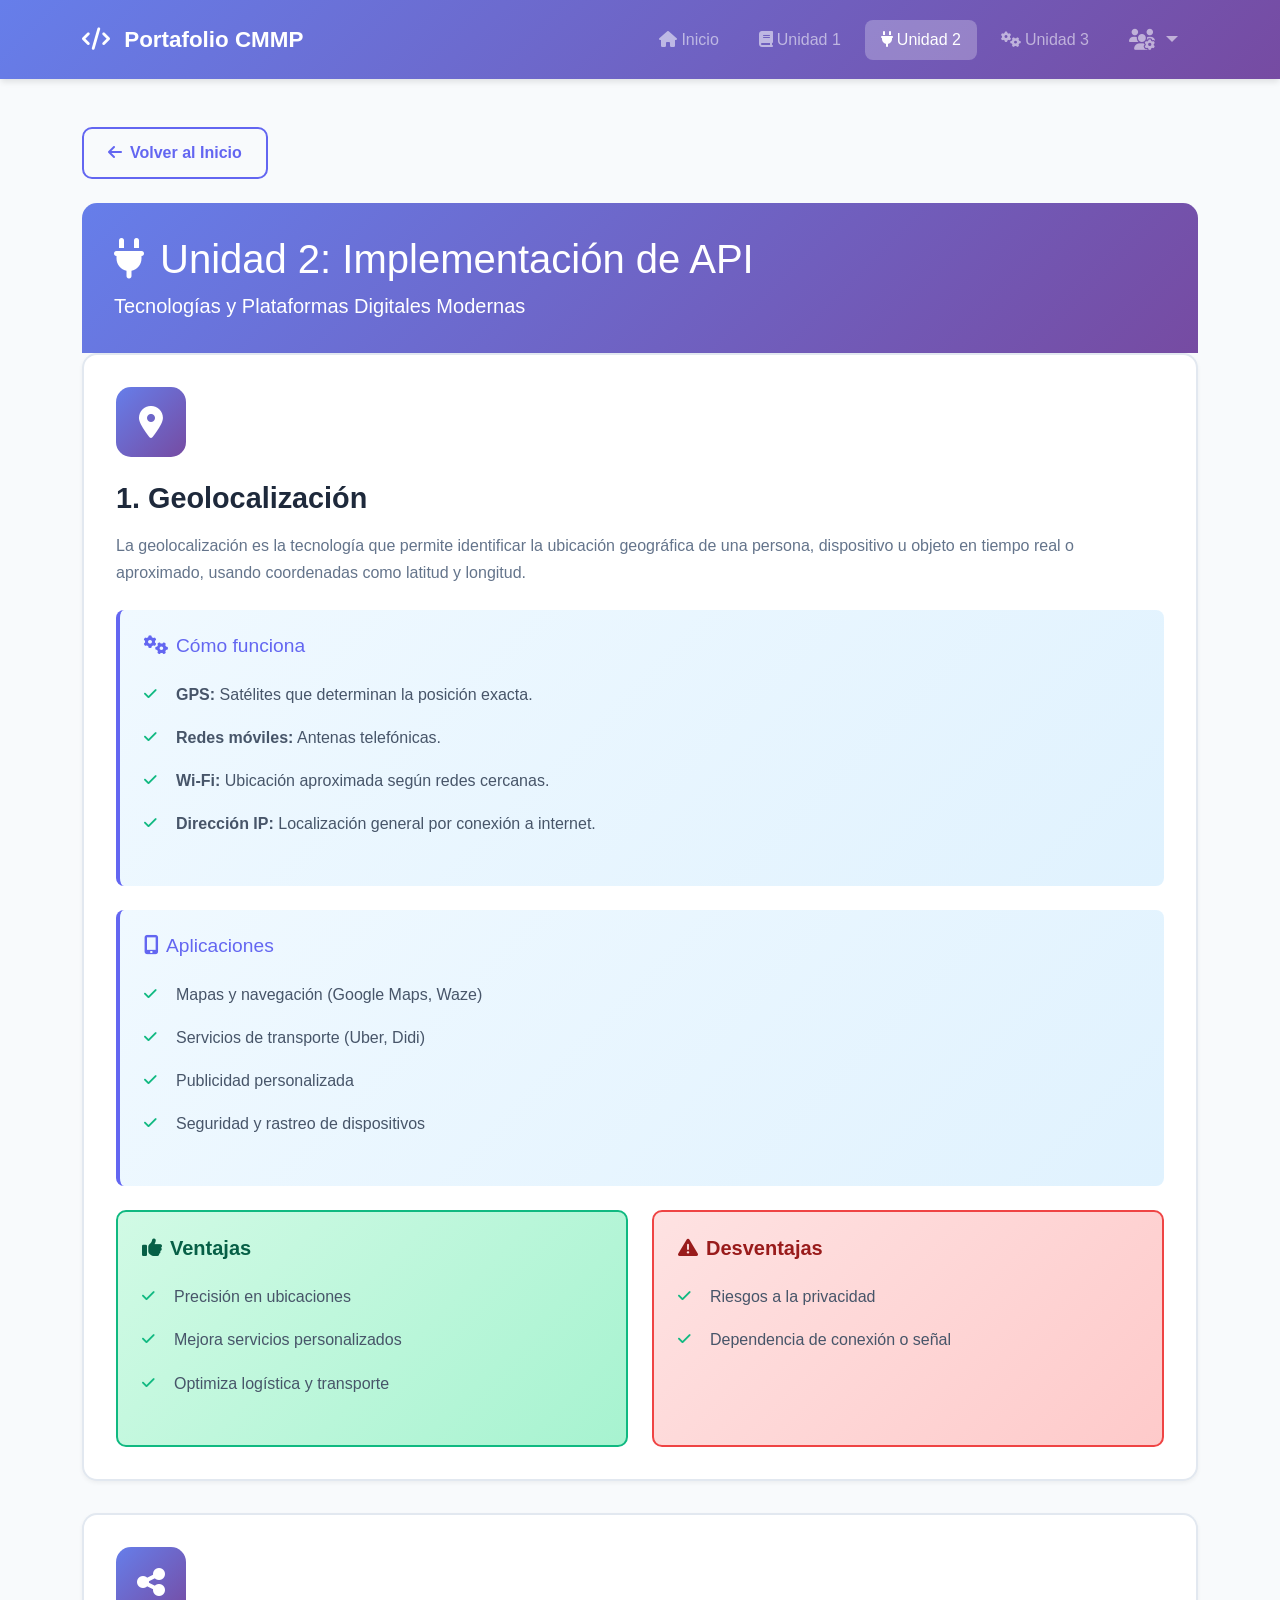
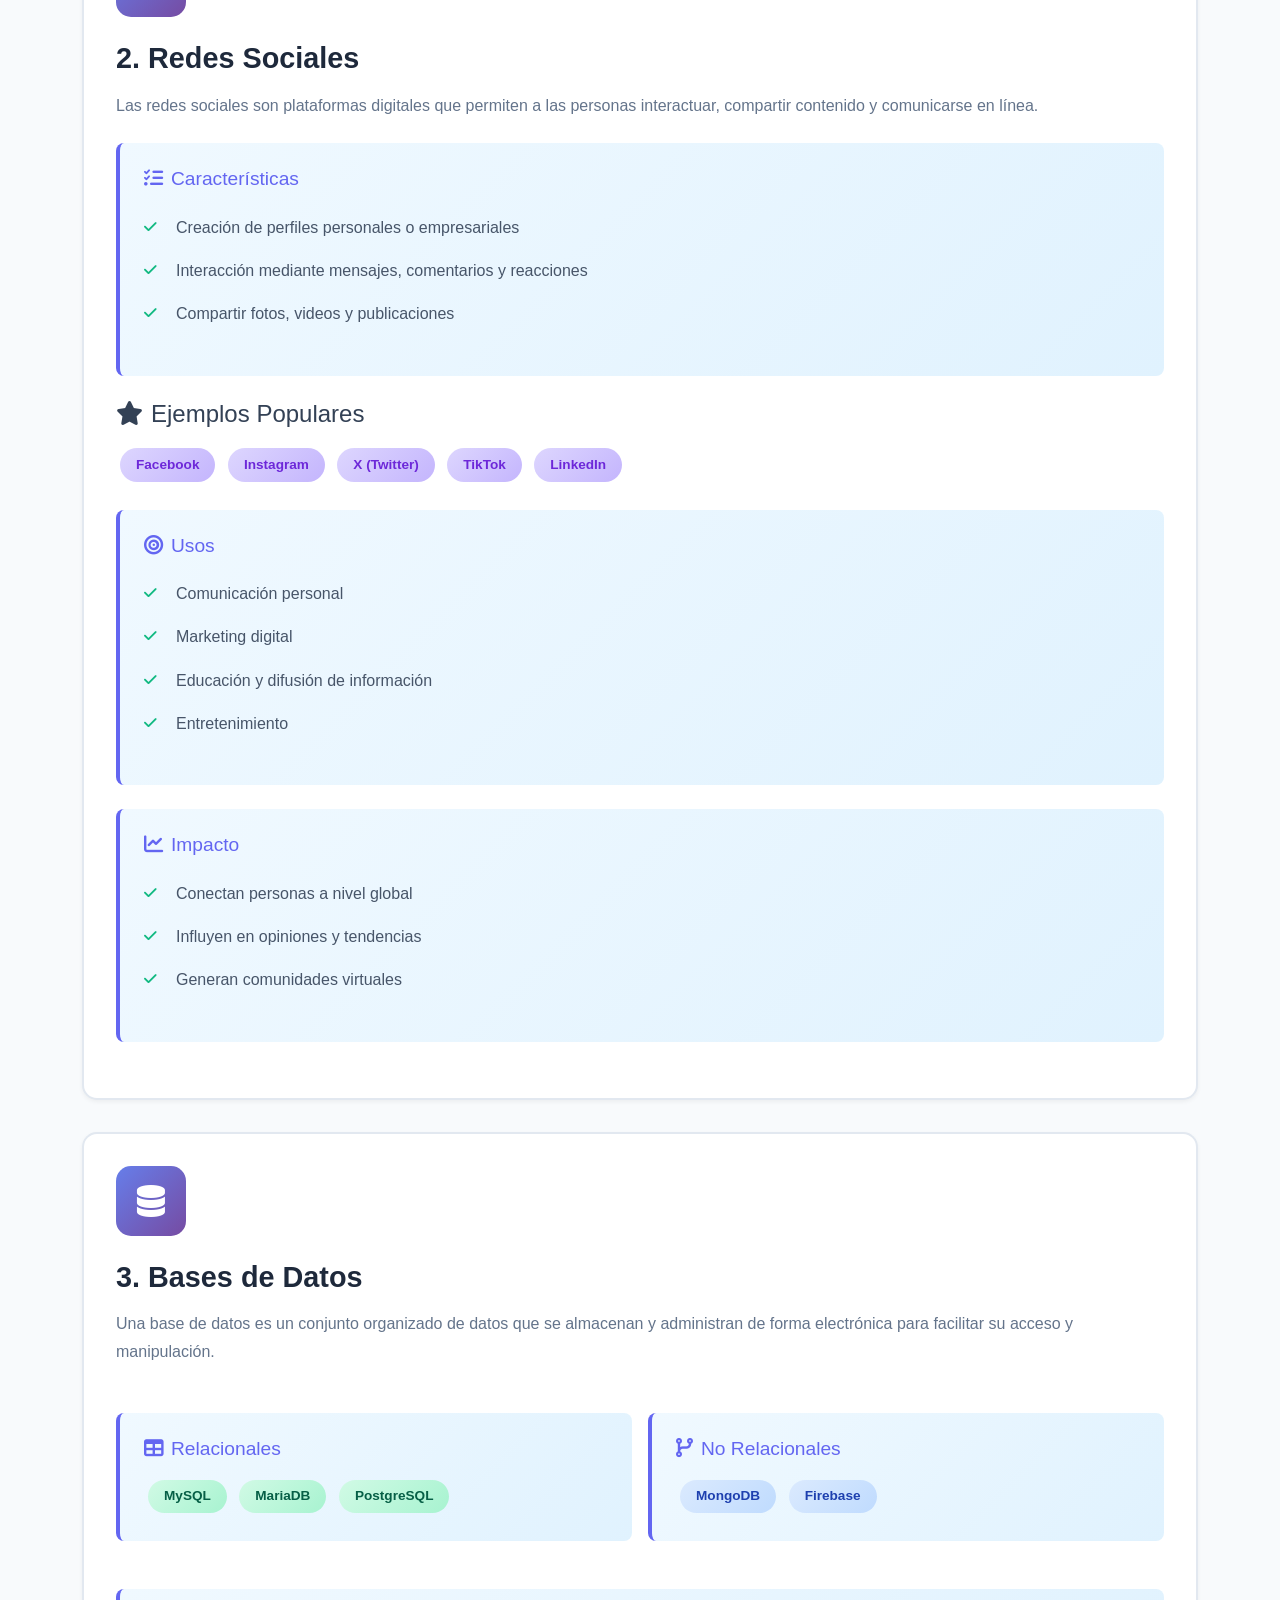
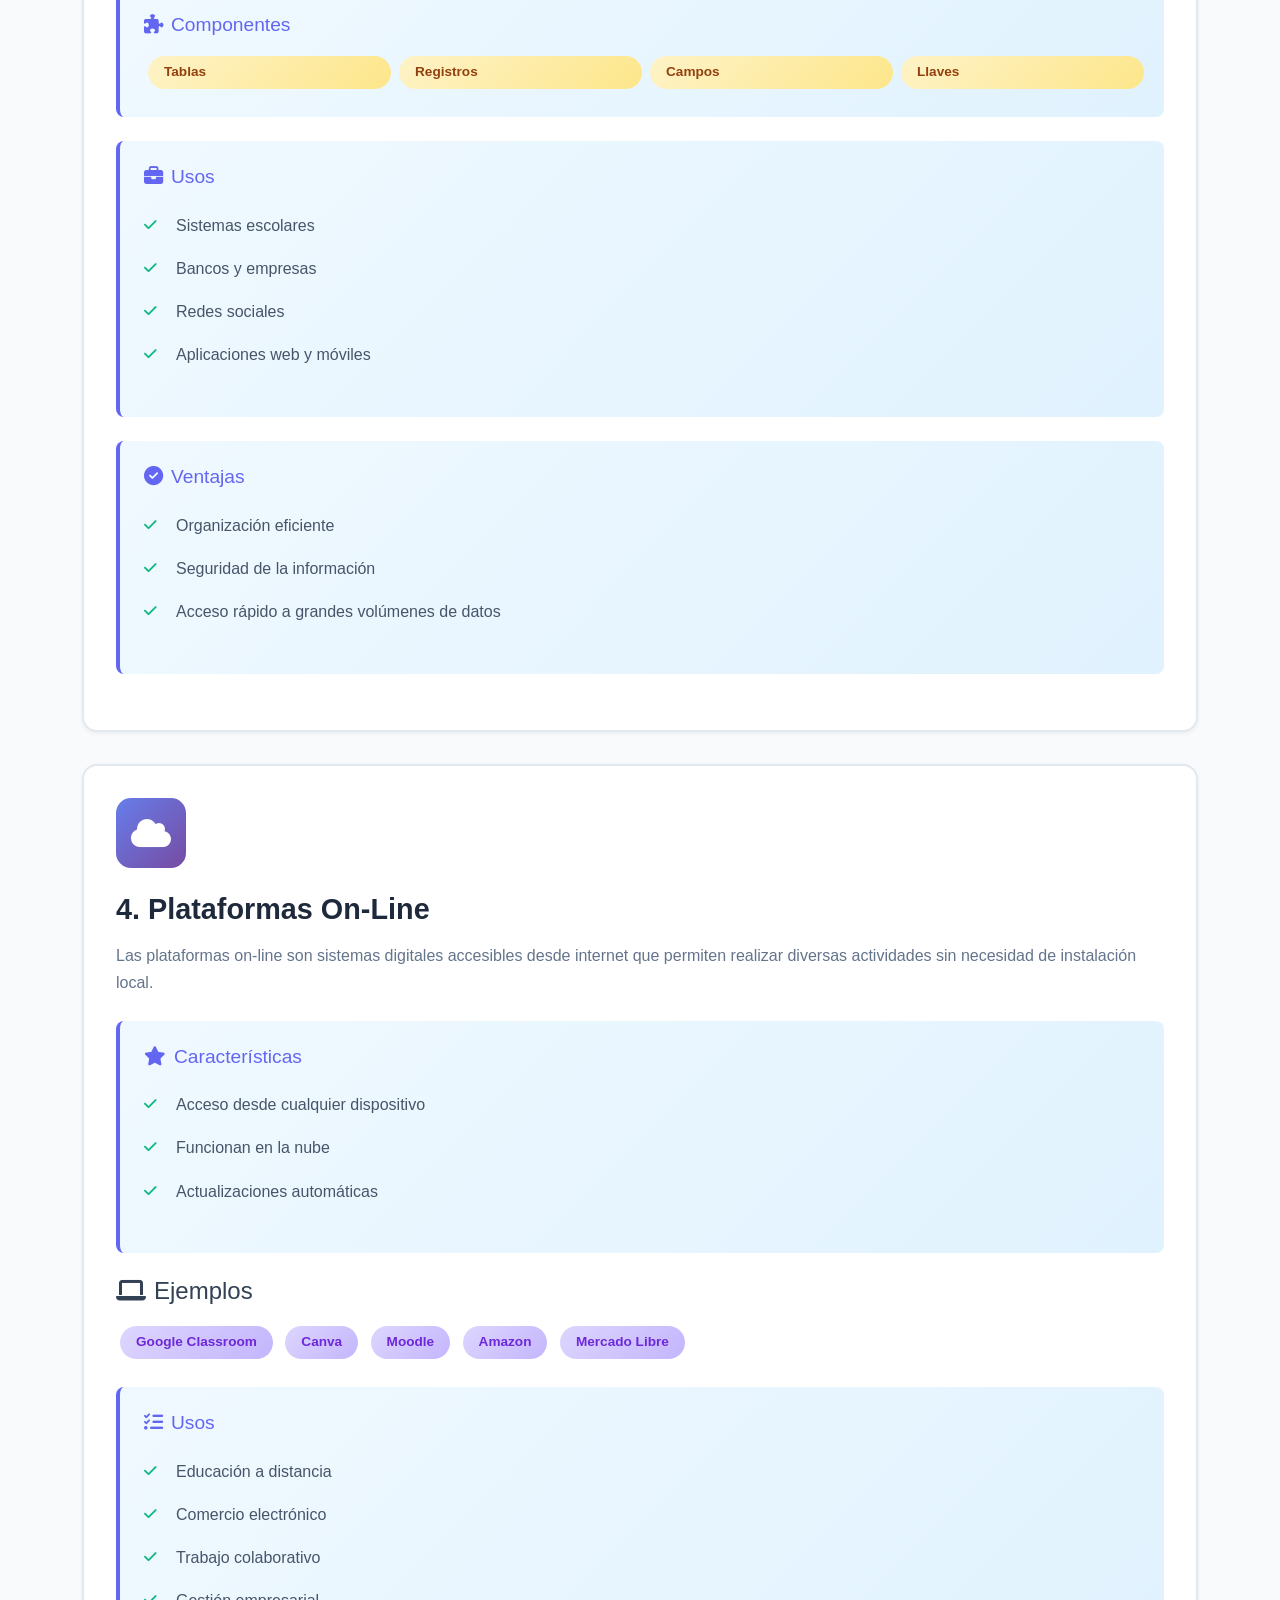
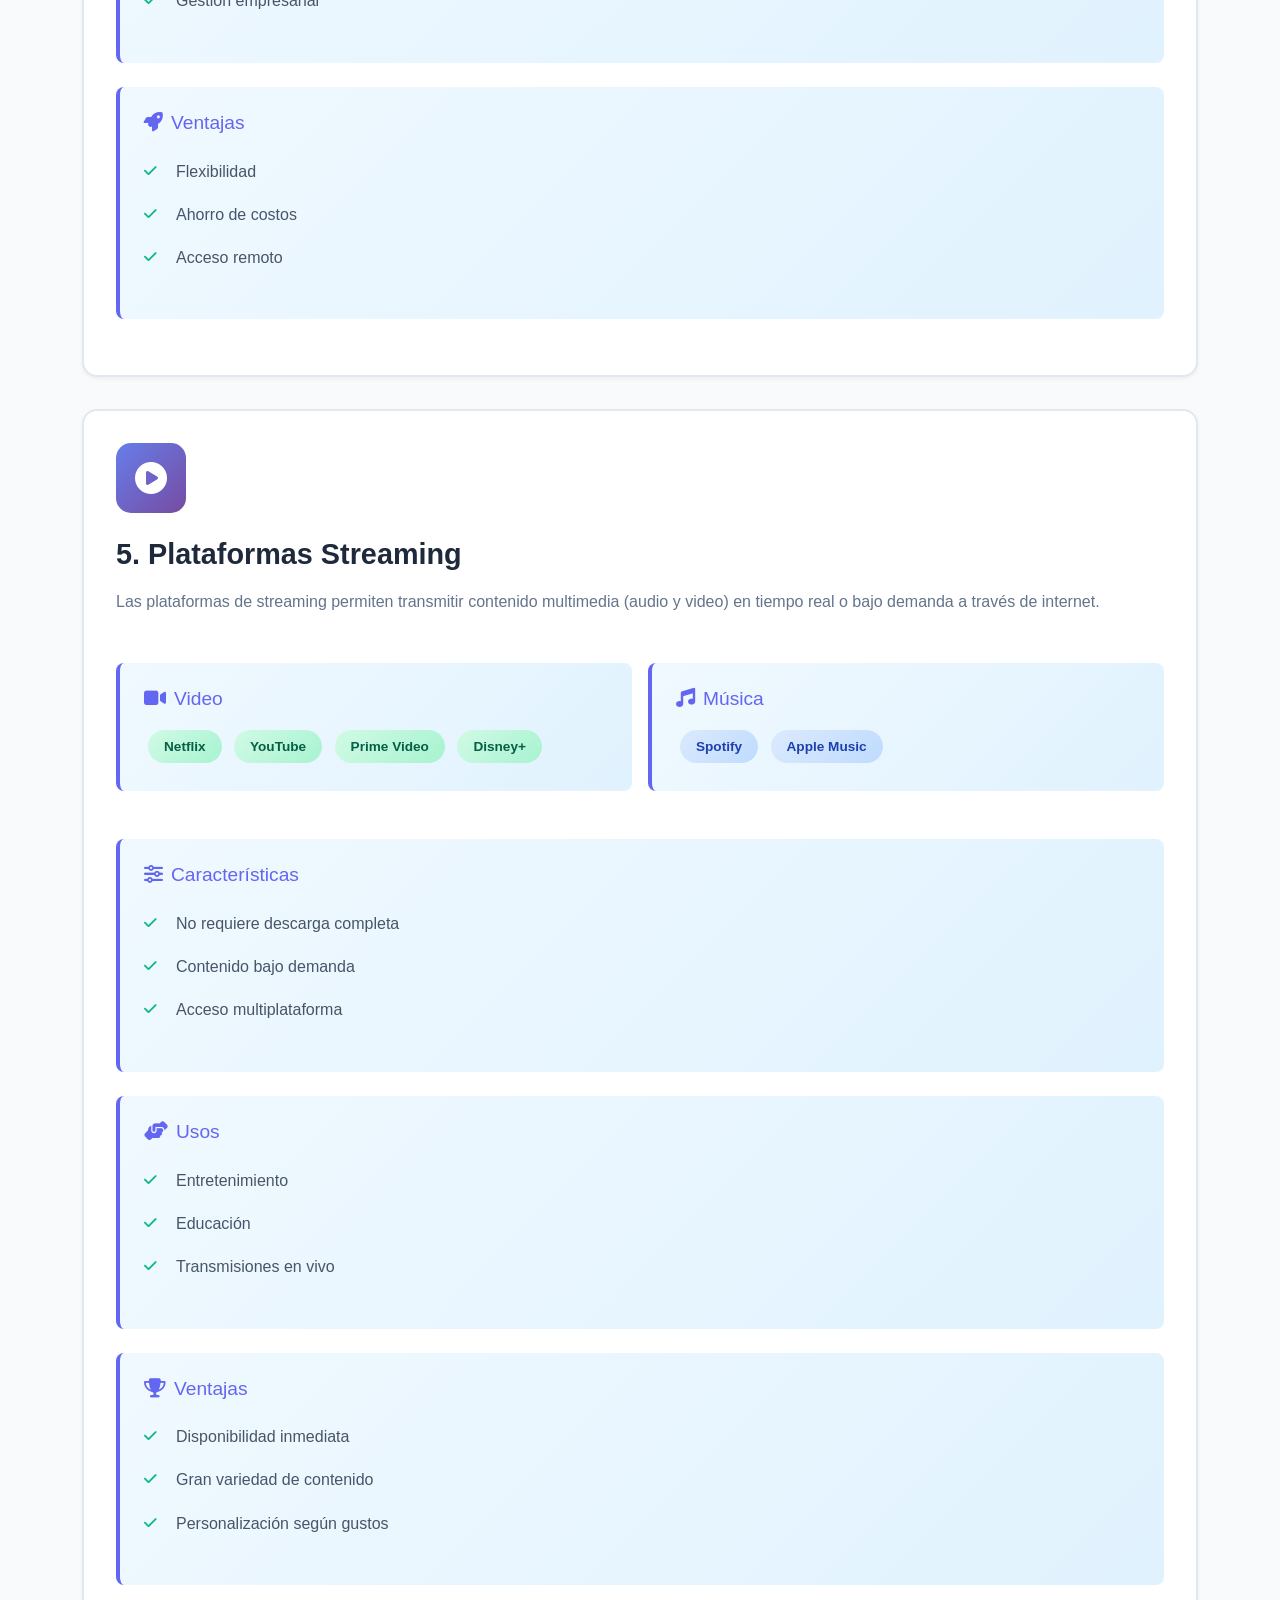
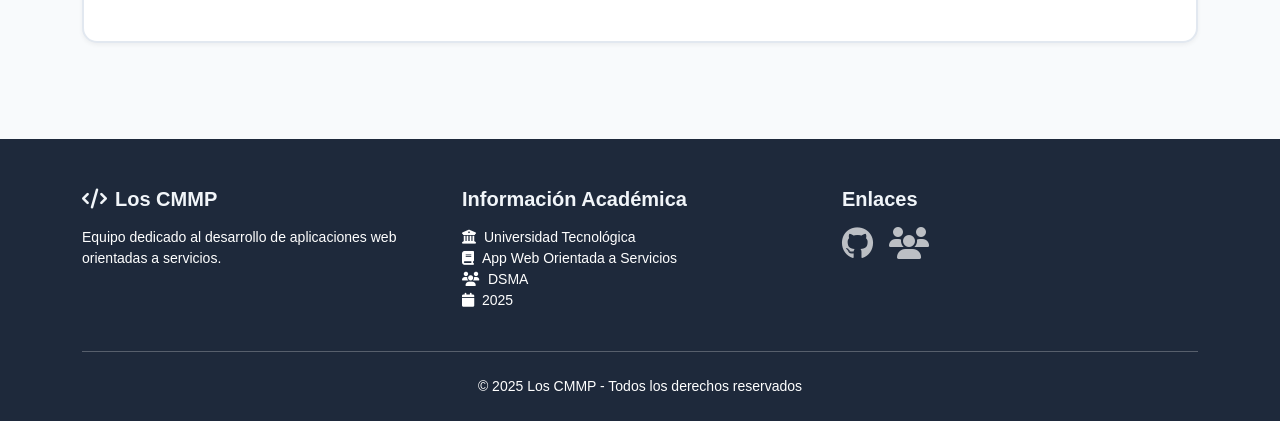
<file: unidad2.html>
<!DOCTYPE html>
<html lang="es">
<head>
    <meta charset="UTF-8">
    <meta name="viewport" content="width=device-width, initial-scale=1.0">
    <title>Unidad 2 - Portafolio CMMP</title>
    <link href="https://cdnjs.cloudflare.com/ajax/libs/bootstrap/5.3.2/css/bootstrap.min.css" rel="stylesheet">
    <link href="https://cdnjs.cloudflare.com/ajax/libs/font-awesome/6.4.0/css/all.min.css" rel="stylesheet">
    <link rel="stylesheet" href="styles.css">
    <style>
        .content-section {
            background: white;
            border-radius: 15px;
            padding: 3rem;
            margin-bottom: 2rem;
            box-shadow: 0 4px 6px rgba(0, 0, 0, 0.07);
        }
        .content-section h2 {
            color: var(--primary);
            border-left: 4px solid var(--primary);
            padding-left: 1rem;
            margin-bottom: 1.5rem;
        }
        .content-section h3 {
            color: var(--secondary);
            margin-top: 2rem;
            margin-bottom: 1rem;
        }
        .content-section h4 {
            color: #64748b;
            font-size: 1.1rem;
            margin-top: 1.5rem;
        }
        .saber-header {
            background: var(--gradient);
            color: white;
            padding: 2rem;
            border-radius: 15px 15px 0 0;
            margin-bottom: 0;
        }
        .topic-card {
            background: white;
            border: 2px solid #e2e8f0;
            border-radius: 15px;
            padding: 2rem;
            margin-bottom: 2rem;
            transition: all 0.3s;
            box-shadow: 0 2px 4px rgba(0, 0, 0, 0.05);
        }
        .topic-card:hover {
            border-color: var(--primary);
            transform: translateY(-5px);
            box-shadow: 0 10px 25px rgba(99, 102, 241, 0.15);
        }
        .topic-icon {
            width: 70px;
            height: 70px;
            background: var(--gradient);
            border-radius: 15px;
            display: flex;
            align-items: center;
            justify-content: center;
            font-size: 2rem;
            color: white;
            margin-bottom: 1.5rem;
        }
        .topic-title {
            font-size: 1.8rem;
            font-weight: 700;
            color: var(--dark);
            margin-bottom: 1rem;
        }
        .topic-description {
            color: #64748b;
            line-height: 1.7;
            margin-bottom: 1.5rem;
        }
        .info-box {
            background: linear-gradient(135deg, #f0f9ff 0%, #e0f2fe 100%);
            border-left: 4px solid var(--primary);
            padding: 1.5rem;
            border-radius: 8px;
            margin: 1.5rem 0;
        }
        .info-box h4 {
            color: var(--primary);
            margin-bottom: 1rem;
            font-size: 1.2rem;
        }
        .feature-list {
            list-style: none;
            padding-left: 0;
        }
        .feature-list li {
            padding: 0.6rem 0;
            padding-left: 2rem;
            position: relative;
            color: #475569;
        }
        .feature-list li::before {
            content: "\f00c";
            font-family: "Font Awesome 6 Free";
            font-weight: 900;
            position: absolute;
            left: 0;
            color: #10b981;
            font-size: 0.9rem;
        }
        .badge-custom {
            display: inline-block;
            padding: 0.4rem 1rem;
            border-radius: 50px;
            font-weight: 600;
            font-size: 0.85rem;
            margin: 0.25rem;
        }
        .badge-primary {
            background: linear-gradient(135deg, #ddd6fe 0%, #c4b5fd 100%);
            color: #6d28d9;
        }
        .badge-success {
            background: linear-gradient(135deg, #d1fae5 0%, #a7f3d0 100%);
            color: #065f46;
        }
        .badge-info {
            background: linear-gradient(135deg, #dbeafe 0%, #bfdbfe 100%);
            color: #1e40af;
        }
        .badge-warning {
            background: linear-gradient(135deg, #fef3c7 0%, #fde68a 100%);
            color: #92400e;
        }
        .advantages-disadvantages {
            display: grid;
            grid-template-columns: 1fr 1fr;
            gap: 1.5rem;
            margin-top: 1.5rem;
        }
        @media (max-width: 768px) {
            .advantages-disadvantages {
                grid-template-columns: 1fr;
            }
        }
        .adv-box {
            padding: 1.5rem;
            border-radius: 10px;
        }
        .adv-box.positive {
            background: linear-gradient(135deg, #d1fae5 0%, #a7f3d0 100%);
            border: 2px solid #10b981;
        }
        .adv-box.negative {
            background: linear-gradient(135deg, #fee2e2 0%, #fecaca 100%);
            border: 2px solid #ef4444;
        }
        .adv-box h5 {
            font-weight: 700;
            margin-bottom: 1rem;
        }
        .adv-box.positive h5 {
            color: #065f46;
        }
        .adv-box.negative h5 {
            color: #991b1b;
        }
    </style>
</head>
<body>
    <!-- Navigation -->
    <nav class="navbar navbar-expand-lg navbar-dark sticky-top">
        <div class="container">
            <a class="navbar-brand" href="index.html">
                <i class="fas fa-code me-2"></i>
                <span class="fw-bold">Portafolio CMMP</span>
            </a>
            <button class="navbar-toggler" type="button" data-bs-toggle="collapse" data-bs-target="#navbarNav">
                <span class="navbar-toggler-icon"></span>
            </button>
            <div class="collapse navbar-collapse" id="navbarNav">
                <ul class="navbar-nav ms-auto align-items-center">
                    <li class="nav-item">
                        <a class="nav-link" href="index.html">
                            <i class="fas fa-home me-1"></i>Inicio
                        </a>
                    </li>
                    <li class="nav-item">
                        <a class="nav-link" href="unidad1.html">
                            <i class="fas fa-book me-1"></i>Unidad 1
                        </a>
                    </li>
                    <li class="nav-item">
                        <a class="nav-link active" href="unidad2.html">
                            <i class="fas fa-plug me-1"></i>Unidad 2
                        </a>
                    </li>
                    <li class="nav-item">
                        <a class="nav-link" href="unidad3.html">
                            <i class="fas fa-cogs me-1"></i>Unidad 3
                        </a>
                    </li>
                    <li class="nav-item dropdown">
                        <a class="nav-link dropdown-toggle profile-link" href="#" id="profileDropdown" role="button" data-bs-toggle="dropdown">
                            <i class="fas fa-users-cog"></i>
                        </a>
                        <ul class="dropdown-menu dropdown-menu-end">
                            <li><a class="dropdown-item" href="equipo.html">
                                <i class="fas fa-users me-2"></i>Conoce al Equipo
                            </a></li>
                        </ul>
                    </li>
                </ul>
            </div>
        </div>
    </nav>

    <!-- Content -->
    <div class="container my-5">
        <div class="row">
            <div class="col-12">
                <a href="index.html" class="btn btn-outline-primary mb-4">
                    <i class="fas fa-arrow-left me-2"></i>Volver al Inicio
                </a>

                <!-- Header -->
                <div class="saber-header">
                    <h1 class="mb-0"><i class="fas fa-plug me-3"></i>Unidad 2: Implementación de API</h1>
                    <p class="lead mt-2 mb-0 opacity-90">Tecnologías y Plataformas Digitales Modernas</p>
                </div>

                <!-- Topic 1: Geolocalización -->
                <div class="topic-card">
                    <div class="topic-icon">
                        <i class="fas fa-map-marker-alt"></i>
                    </div>
                    <h2 class="topic-title">1. Geolocalización</h2>
                    <p class="topic-description">
                        La geolocalización es la tecnología que permite identificar la ubicación geográfica de una persona, dispositivo u objeto en tiempo real o aproximado, usando coordenadas como latitud y longitud.
                    </p>

                    <div class="info-box">
                        <h4><i class="fas fa-cogs me-2"></i>Cómo funciona</h4>
                        <ul class="feature-list">
                            <li><strong>GPS:</strong> Satélites que determinan la posición exacta.</li>
                            <li><strong>Redes móviles:</strong> Antenas telefónicas.</li>
                            <li><strong>Wi-Fi:</strong> Ubicación aproximada según redes cercanas.</li>
                            <li><strong>Dirección IP:</strong> Localización general por conexión a internet.</li>
                        </ul>
                    </div>

                    <div class="info-box">
                        <h4><i class="fas fa-mobile-alt me-2"></i>Aplicaciones</h4>
                        <ul class="feature-list">
                            <li>Mapas y navegación (Google Maps, Waze)</li>
                            <li>Servicios de transporte (Uber, Didi)</li>
                            <li>Publicidad personalizada</li>
                            <li>Seguridad y rastreo de dispositivos</li>
                        </ul>
                    </div>

                    <div class="advantages-disadvantages">
                        <div class="adv-box positive">
                            <h5><i class="fas fa-thumbs-up me-2"></i>Ventajas</h5>
                            <ul class="feature-list">
                                <li>Precisión en ubicaciones</li>
                                <li>Mejora servicios personalizados</li>
                                <li>Optimiza logística y transporte</li>
                            </ul>
                        </div>
                        <div class="adv-box negative">
                            <h5><i class="fas fa-exclamation-triangle me-2"></i>Desventajas</h5>
                            <ul class="feature-list">
                                <li>Riesgos a la privacidad</li>
                                <li>Dependencia de conexión o señal</li>
                            </ul>
                        </div>
                    </div>
                </div>

                <!-- Topic 2: Redes Sociales -->
                <div class="topic-card">
                    <div class="topic-icon">
                        <i class="fas fa-share-alt"></i>
                    </div>
                    <h2 class="topic-title">2. Redes Sociales</h2>
                    <p class="topic-description">
                        Las redes sociales son plataformas digitales que permiten a las personas interactuar, compartir contenido y comunicarse en línea.
                    </p>

                    <div class="info-box">
                        <h4><i class="fas fa-list-check me-2"></i>Características</h4>
                        <ul class="feature-list">
                            <li>Creación de perfiles personales o empresariales</li>
                            <li>Interacción mediante mensajes, comentarios y reacciones</li>
                            <li>Compartir fotos, videos y publicaciones</li>
                        </ul>
                    </div>

                    <div class="mb-3">
                        <h4 class="mb-3"><i class="fas fa-star me-2"></i>Ejemplos Populares</h4>
                        <span class="badge-custom badge-primary">Facebook</span>
                        <span class="badge-custom badge-primary">Instagram</span>
                        <span class="badge-custom badge-primary">X (Twitter)</span>
                        <span class="badge-custom badge-primary">TikTok</span>
                        <span class="badge-custom badge-primary">LinkedIn</span>
                    </div>

                    <div class="info-box">
                        <h4><i class="fas fa-bullseye me-2"></i>Usos</h4>
                        <ul class="feature-list">
                            <li>Comunicación personal</li>
                            <li>Marketing digital</li>
                            <li>Educación y difusión de información</li>
                            <li>Entretenimiento</li>
                        </ul>
                    </div>

                    <div class="info-box">
                        <h4><i class="fas fa-chart-line me-2"></i>Impacto</h4>
                        <ul class="feature-list">
                            <li>Conectan personas a nivel global</li>
                            <li>Influyen en opiniones y tendencias</li>
                            <li>Generan comunidades virtuales</li>
                        </ul>
                    </div>
                </div>

                <!-- Topic 3: Bases de Datos -->
                <div class="topic-card">
                    <div class="topic-icon">
                        <i class="fas fa-database"></i>
                    </div>
                    <h2 class="topic-title">3. Bases de Datos</h2>
                    <p class="topic-description">
                        Una base de datos es un conjunto organizado de datos que se almacenan y administran de forma electrónica para facilitar su acceso y manipulación.
                    </p>

                    <div class="row g-3 mb-4">
                        <div class="col-md-6">
                            <div class="info-box">
                                <h4><i class="fas fa-table me-2"></i>Relacionales</h4>
                                <span class="badge-custom badge-success">MySQL</span>
                                <span class="badge-custom badge-success">MariaDB</span>
                                <span class="badge-custom badge-success">PostgreSQL</span>
                            </div>
                        </div>
                        <div class="col-md-6">
                            <div class="info-box">
                                <h4><i class="fas fa-code-branch me-2"></i>No Relacionales</h4>
                                <span class="badge-custom badge-info">MongoDB</span>
                                <span class="badge-custom badge-info">Firebase</span>
                            </div>
                        </div>
                    </div>

                    <div class="info-box">
                        <h4><i class="fas fa-puzzle-piece me-2"></i>Componentes</h4>
                        <div class="row g-2">
                            <div class="col-md-3 col-6">
                                <span class="badge-custom badge-warning w-100">Tablas</span>
                            </div>
                            <div class="col-md-3 col-6">
                                <span class="badge-custom badge-warning w-100">Registros</span>
                            </div>
                            <div class="col-md-3 col-6">
                                <span class="badge-custom badge-warning w-100">Campos</span>
                            </div>
                            <div class="col-md-3 col-6">
                                <span class="badge-custom badge-warning w-100">Llaves</span>
                            </div>
                        </div>
                    </div>

                    <div class="info-box">
                        <h4><i class="fas fa-briefcase me-2"></i>Usos</h4>
                        <ul class="feature-list">
                            <li>Sistemas escolares</li>
                            <li>Bancos y empresas</li>
                            <li>Redes sociales</li>
                            <li>Aplicaciones web y móviles</li>
                        </ul>
                    </div>

                    <div class="info-box">
                        <h4><i class="fas fa-check-circle me-2"></i>Ventajas</h4>
                        <ul class="feature-list">
                            <li>Organización eficiente</li>
                            <li>Seguridad de la información</li>
                            <li>Acceso rápido a grandes volúmenes de datos</li>
                        </ul>
                    </div>
                </div>

                <!-- Topic 4: Plataformas Online -->
                <div class="topic-card">
                    <div class="topic-icon">
                        <i class="fas fa-cloud"></i>
                    </div>
                    <h2 class="topic-title">4. Plataformas On-Line</h2>
                    <p class="topic-description">
                        Las plataformas on-line son sistemas digitales accesibles desde internet que permiten realizar diversas actividades sin necesidad de instalación local.
                    </p>

                    <div class="info-box">
                        <h4><i class="fas fa-star me-2"></i>Características</h4>
                        <ul class="feature-list">
                            <li>Acceso desde cualquier dispositivo</li>
                            <li>Funcionan en la nube</li>
                            <li>Actualizaciones automáticas</li>
                        </ul>
                    </div>

                    <div class="mb-3">
                        <h4 class="mb-3"><i class="fas fa-laptop me-2"></i>Ejemplos</h4>
                        <span class="badge-custom badge-primary">Google Classroom</span>
                        <span class="badge-custom badge-primary">Canva</span>
                        <span class="badge-custom badge-primary">Moodle</span>
                        <span class="badge-custom badge-primary">Amazon</span>
                        <span class="badge-custom badge-primary">Mercado Libre</span>
                    </div>

                    <div class="info-box">
                        <h4><i class="fas fa-tasks me-2"></i>Usos</h4>
                        <ul class="feature-list">
                            <li>Educación a distancia</li>
                            <li>Comercio electrónico</li>
                            <li>Trabajo colaborativo</li>
                            <li>Gestión empresarial</li>
                        </ul>
                    </div>

                    <div class="info-box">
                        <h4><i class="fas fa-rocket me-2"></i>Ventajas</h4>
                        <ul class="feature-list">
                            <li>Flexibilidad</li>
                            <li>Ahorro de costos</li>
                            <li>Acceso remoto</li>
                        </ul>
                    </div>
                </div>

                <!-- Topic 5: Plataformas Streaming -->
                <div class="topic-card">
                    <div class="topic-icon">
                        <i class="fas fa-play-circle"></i>
                    </div>
                    <h2 class="topic-title">5. Plataformas Streaming</h2>
                    <p class="topic-description">
                        Las plataformas de streaming permiten transmitir contenido multimedia (audio y video) en tiempo real o bajo demanda a través de internet.
                    </p>

                    <div class="row g-3 mb-4">
                        <div class="col-md-6">
                            <div class="info-box">
                                <h4><i class="fas fa-video me-2"></i>Video</h4>
                                <span class="badge-custom badge-success">Netflix</span>
                                <span class="badge-custom badge-success">YouTube</span>
                                <span class="badge-custom badge-success">Prime Video</span>
                                <span class="badge-custom badge-success">Disney+</span>
                            </div>
                        </div>
                        <div class="col-md-6">
                            <div class="info-box">
                                <h4><i class="fas fa-music me-2"></i>Música</h4>
                                <span class="badge-custom badge-info">Spotify</span>
                                <span class="badge-custom badge-info">Apple Music</span>
                            </div>
                        </div>
                    </div>

                    <div class="info-box">
                        <h4><i class="fas fa-sliders-h me-2"></i>Características</h4>
                        <ul class="feature-list">
                            <li>No requiere descarga completa</li>
                            <li>Contenido bajo demanda</li>
                            <li>Acceso multiplataforma</li>
                        </ul>
                    </div>

                    <div class="info-box">
                        <h4><i class="fas fa-hands-helping me-2"></i>Usos</h4>
                        <ul class="feature-list">
                            <li>Entretenimiento</li>
                            <li>Educación</li>
                            <li>Transmisiones en vivo</li>
                        </ul>
                    </div>

                    <div class="info-box">
                        <h4><i class="fas fa-trophy me-2"></i>Ventajas</h4>
                        <ul class="feature-list">
                            <li>Disponibilidad inmediata</li>
                            <li>Gran variedad de contenido</li>
                            <li>Personalización según gustos</li>
                        </ul>
                    </div>
                </div>

            </div>
        </div>
    </div>

    <!-- Footer -->
    <footer class="footer">
        <div class="container">
            <div class="row g-4">
                <div class="col-md-4">
                    <h5 class="fw-bold mb-3">
                        <i class="fas fa-code me-2"></i>Los CMMP
                    </h5>
                    <p class="small">Equipo dedicado al desarrollo de aplicaciones web orientadas a servicios.</p>
                </div>
                <div class="col-md-4">
                    <h5 class="fw-bold mb-3">Información Académica</h5>
                    <ul class="list-unstyled small">
                        <li><i class="fas fa-university me-2"></i>Universidad Tecnológica</li>
                        <li><i class="fas fa-book me-2"></i>App Web Orientada a Servicios</li>
                        <li><i class="fas fa-users me-2"></i>DSMA</li>
                        <li><i class="fas fa-calendar me-2"></i>2025</li>
                    </ul>
                </div>
                <div class="col-md-4">
                    <h5 class="fw-bold mb-3">Enlaces</h5>
                    <div class="d-flex gap-3">
                        <a href="#" class="footer-link"><i class="fab fa-github fa-2x"></i></a>
                        <a href="equipo.html" class="footer-link"><i class="fas fa-users fa-2x"></i></a>
                    </div>
                </div>
            </div>
            <hr class="my-4">
            <div class="text-center small">
                <p class="mb-0">&copy; 2025 Los CMMP - Todos los derechos reservados</p>
            </div>
        </div>
    </footer>

    <script src="https://cdnjs.cloudflare.com/ajax/libs/bootstrap/5.3.2/js/bootstrap.bundle.min.js"></script>
</body>
</html>
</file>
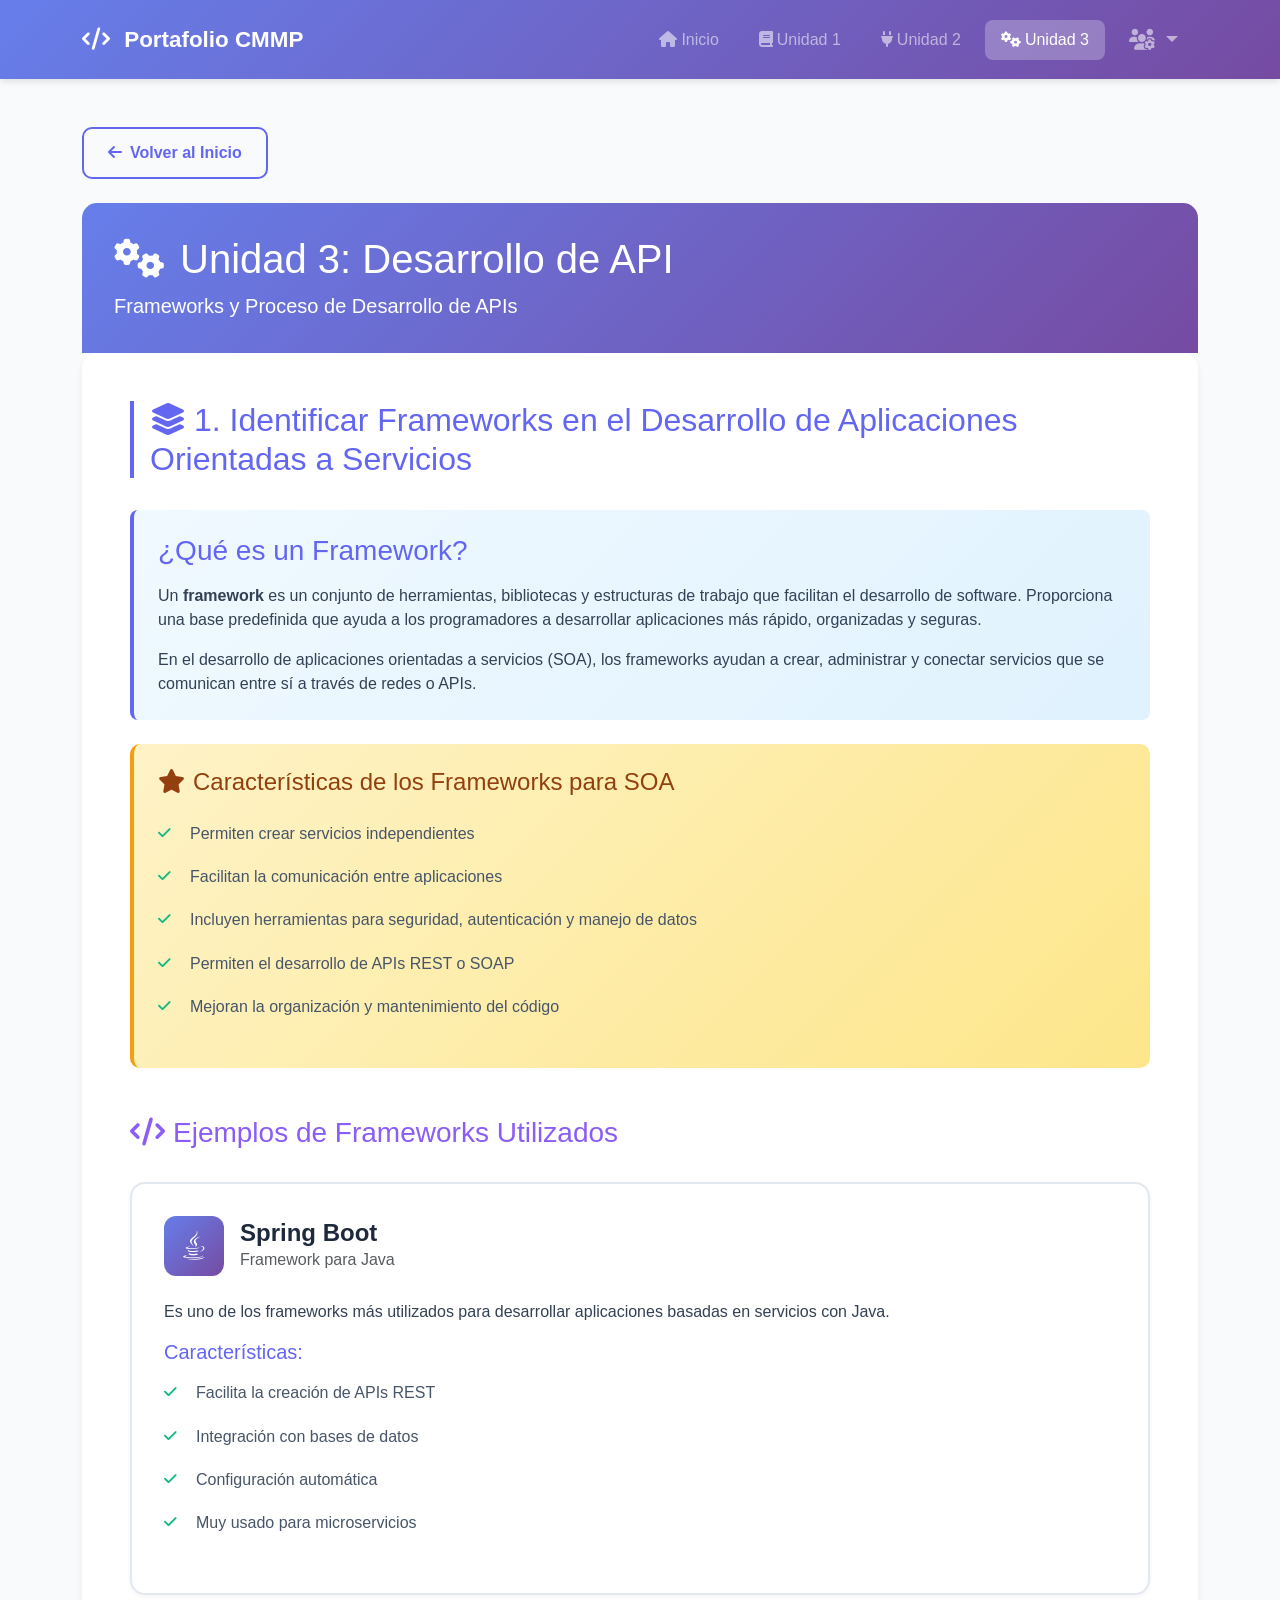
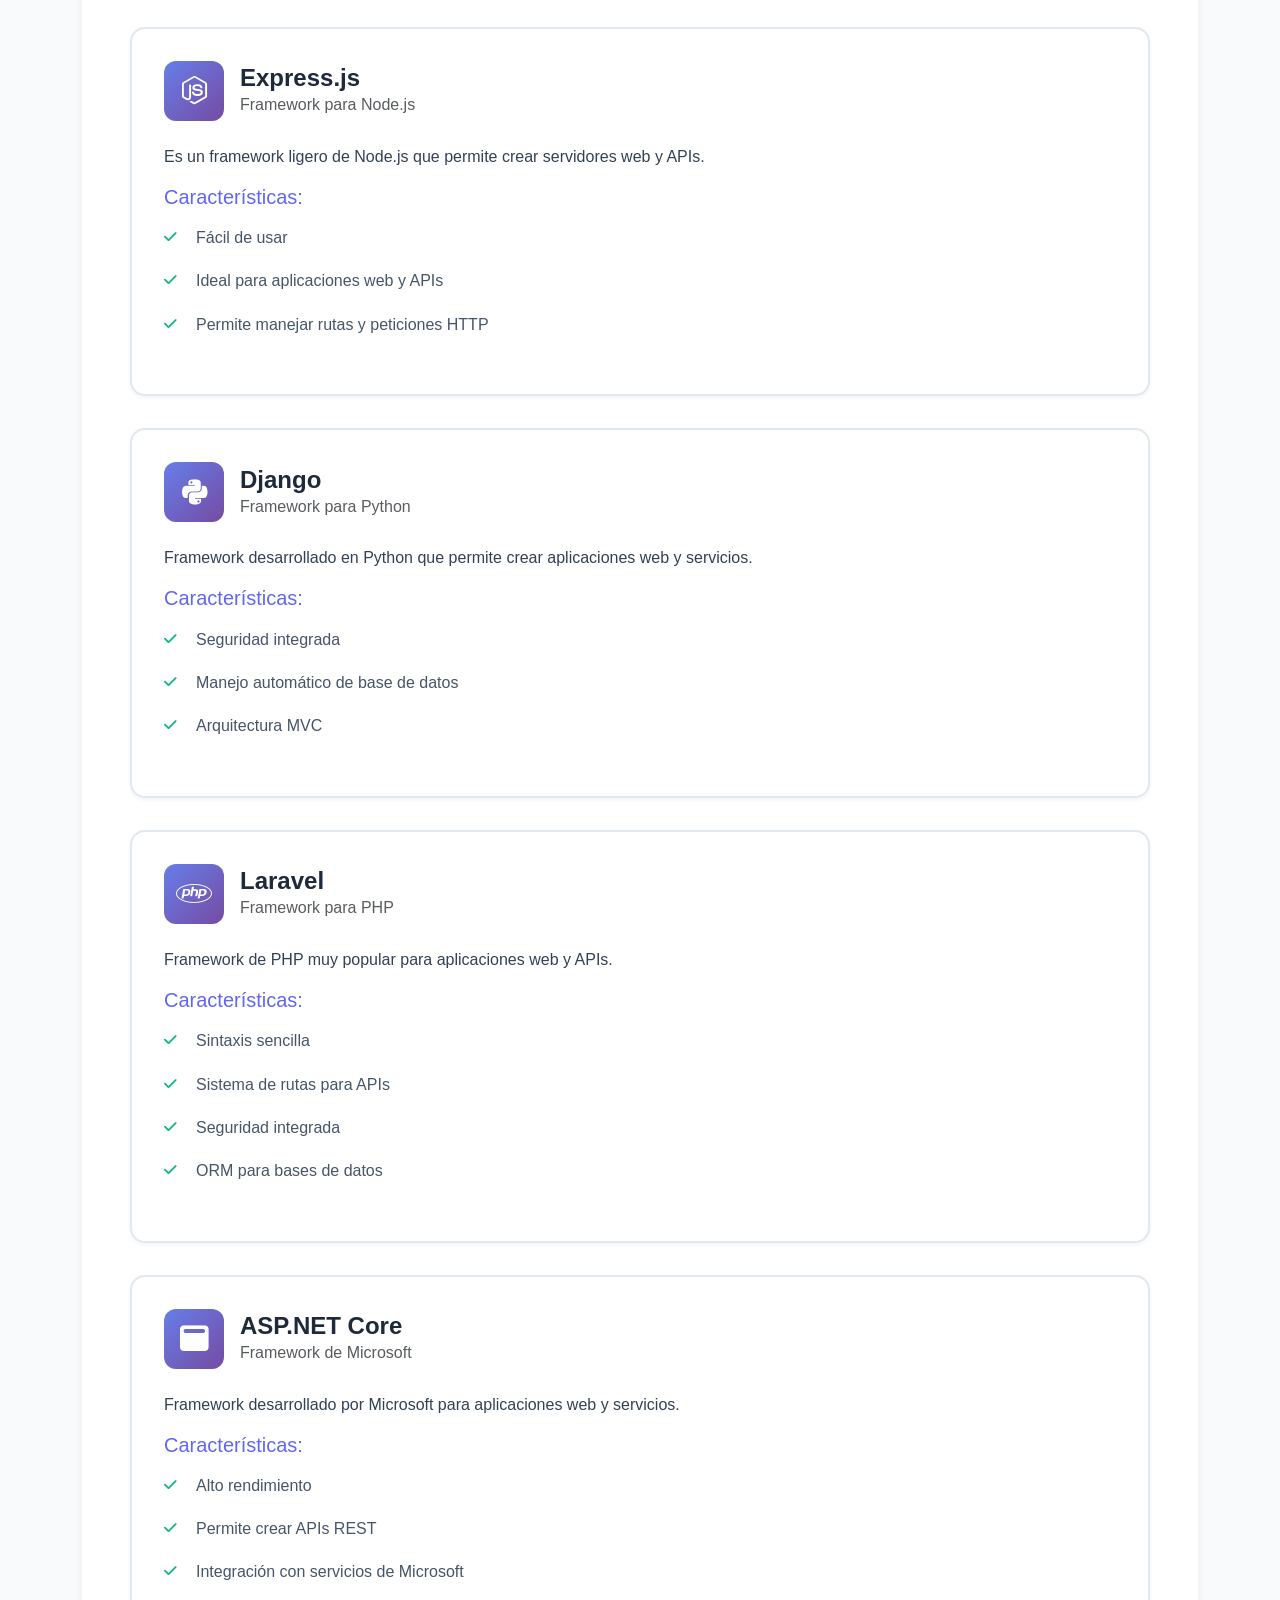
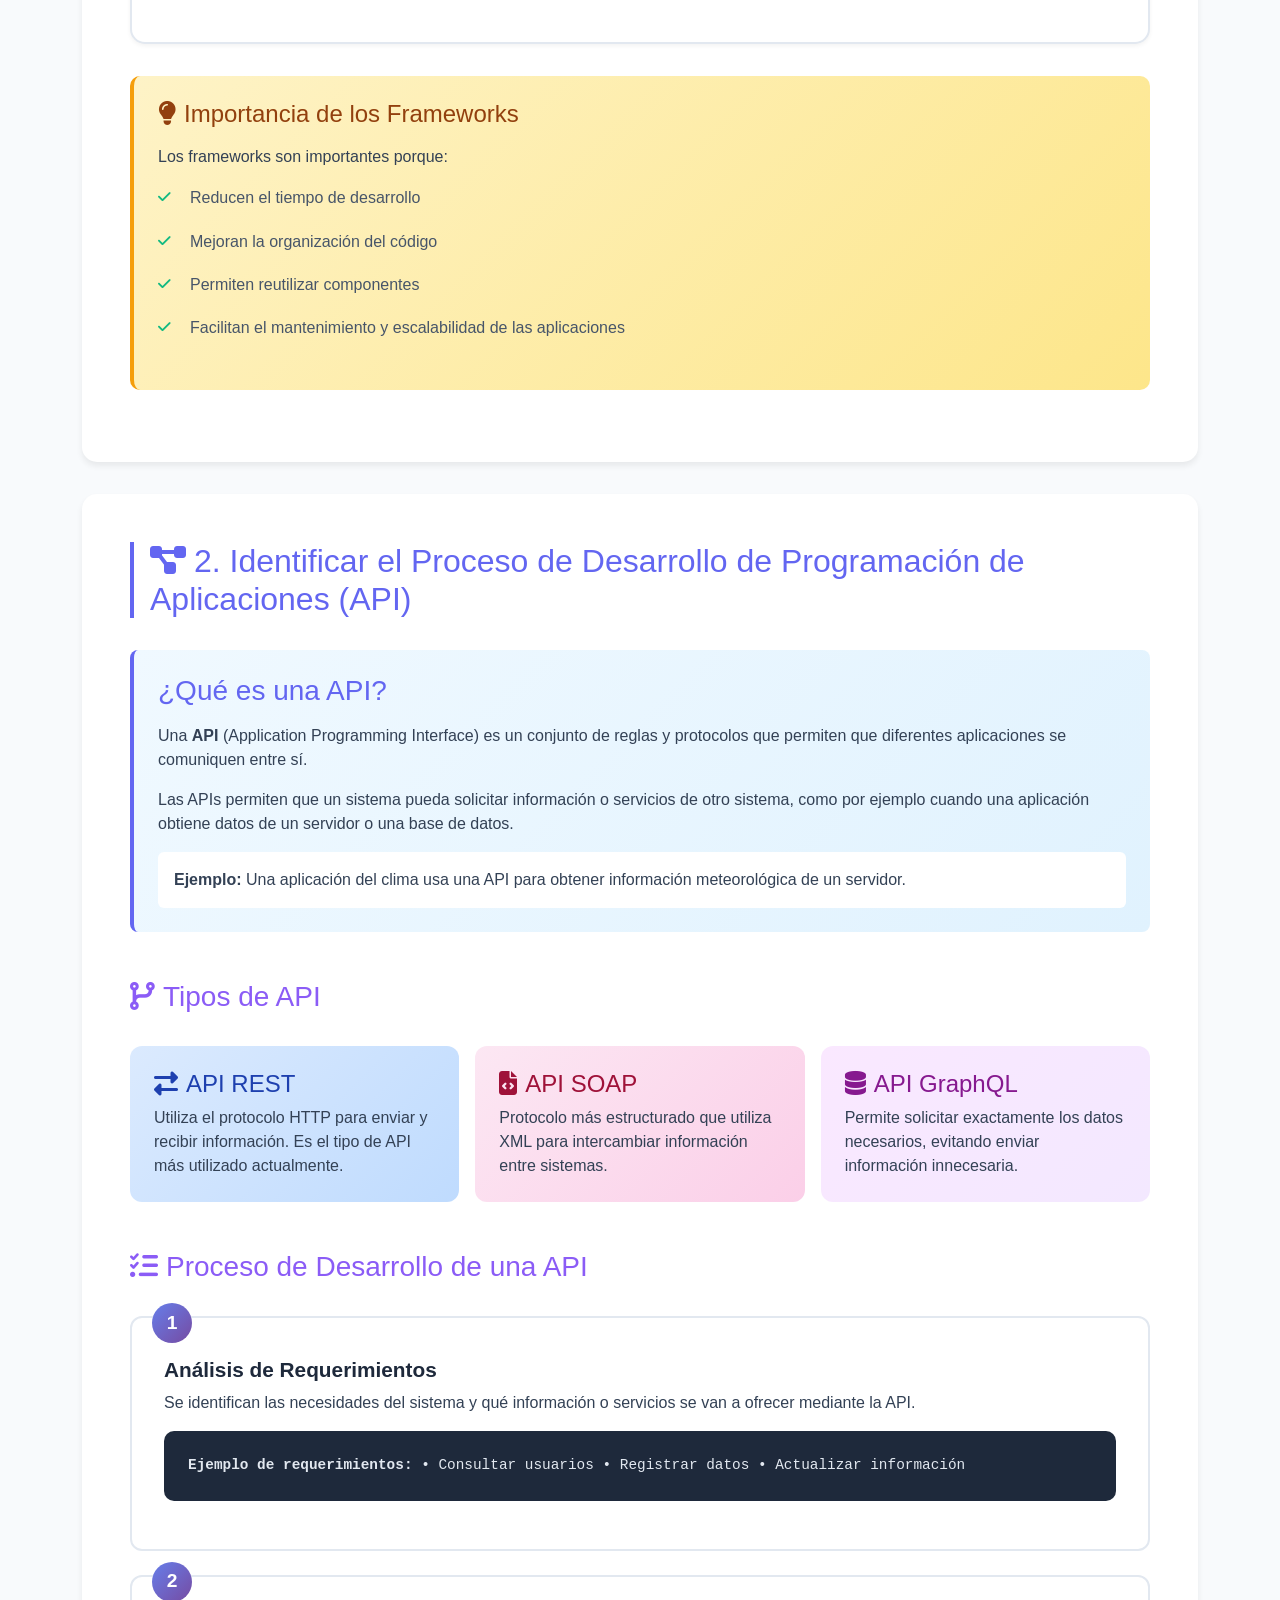
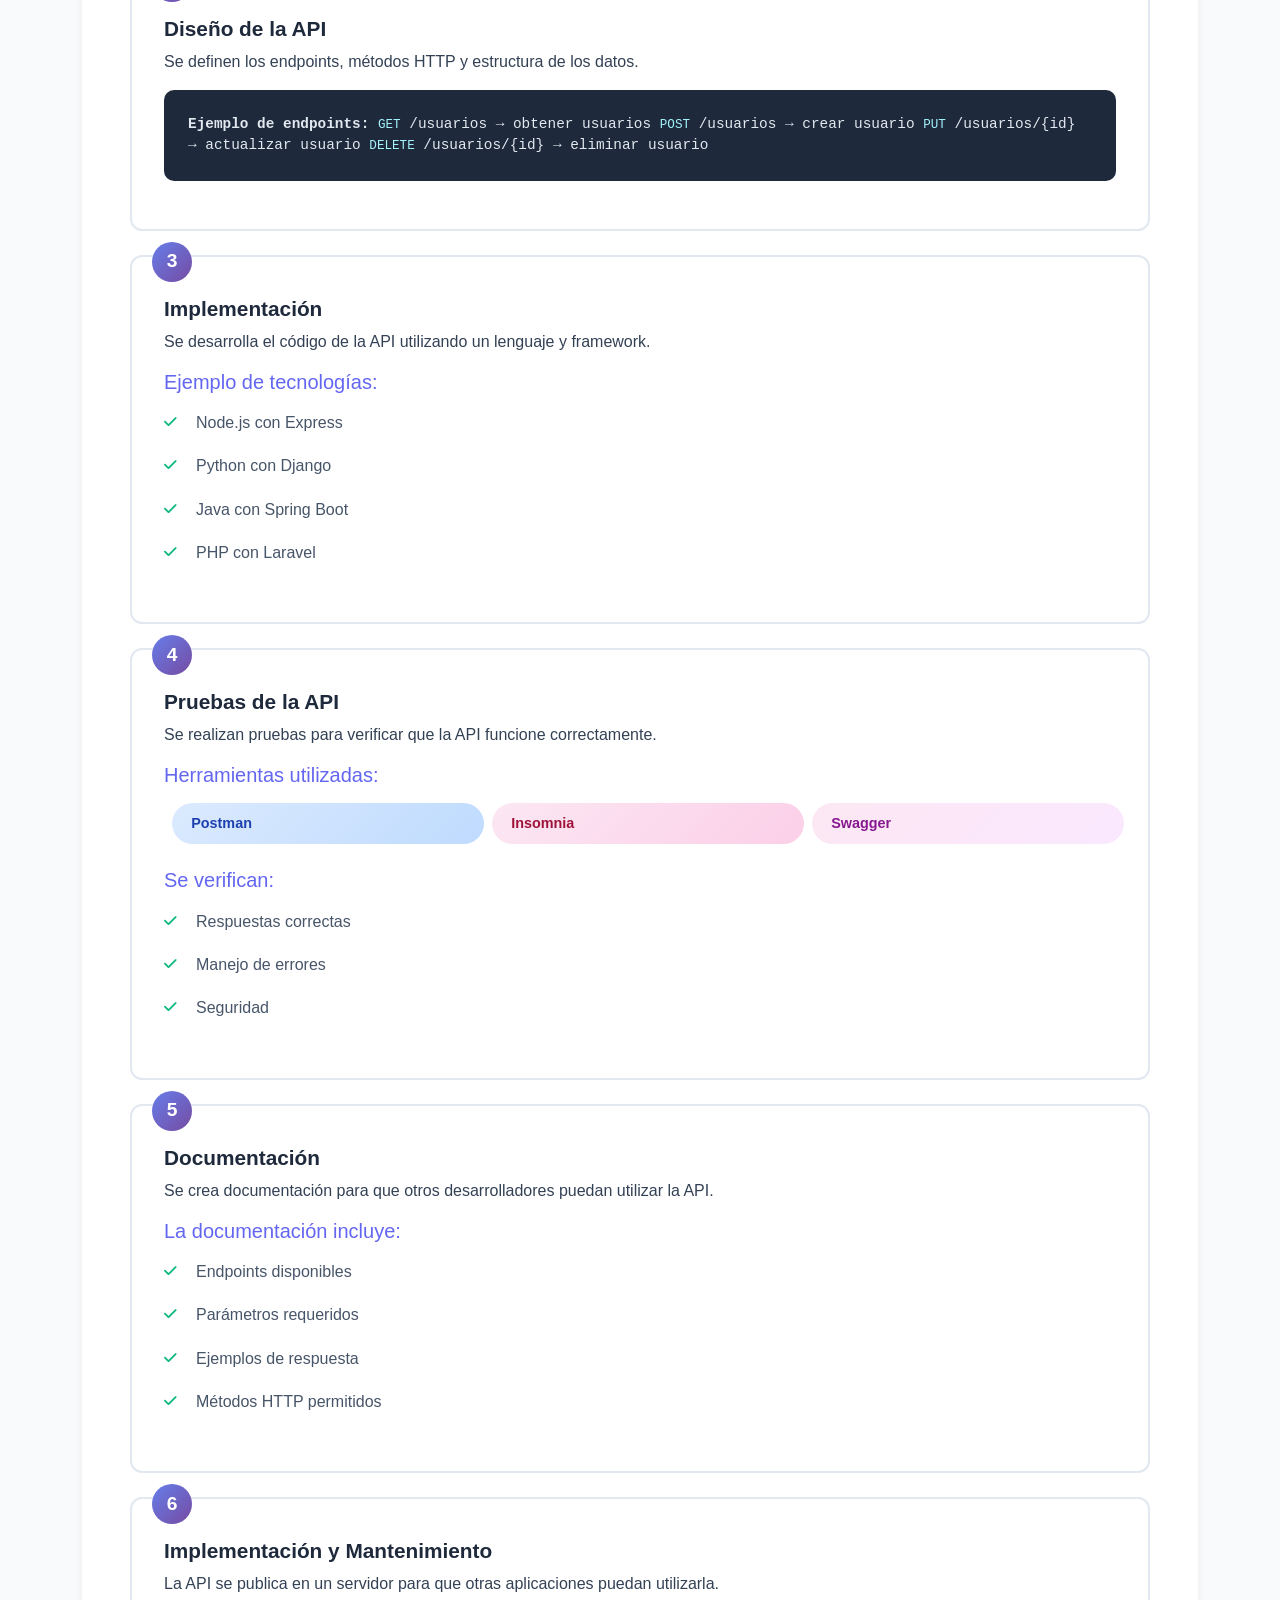
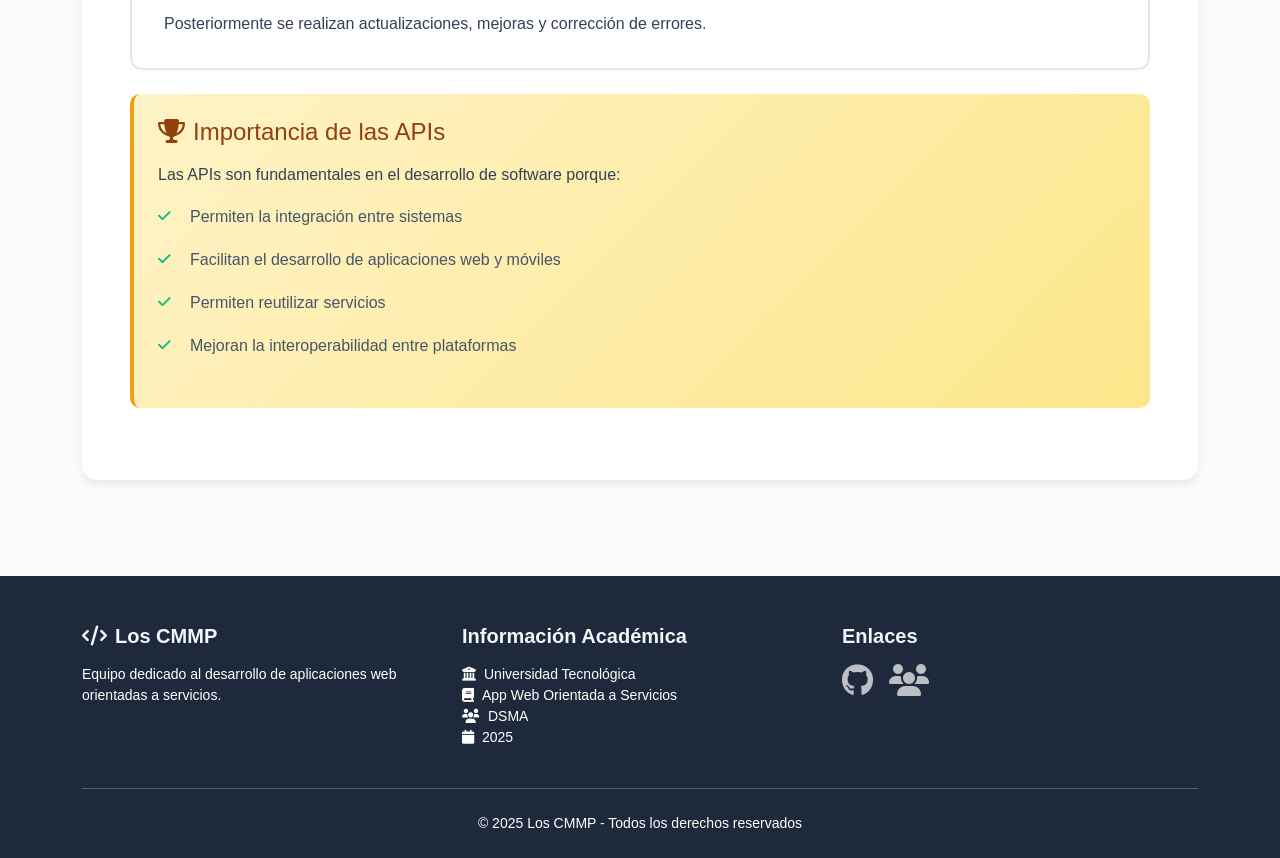
<file: unidad3.html>
<!DOCTYPE html>
<html lang="es">
<head>
    <meta charset="UTF-8">
    <meta name="viewport" content="width=device-width, initial-scale=1.0">
    <title>Unidad 3 - Portafolio CMMP</title>
    <link href="https://cdnjs.cloudflare.com/ajax/libs/bootstrap/5.3.2/css/bootstrap.min.css" rel="stylesheet">
    <link href="https://cdnjs.cloudflare.com/ajax/libs/font-awesome/6.4.0/css/all.min.css" rel="stylesheet">
    <link rel="stylesheet" href="styles.css">
    <style>
        .content-section {
            background: white;
            border-radius: 15px;
            padding: 3rem;
            margin-bottom: 2rem;
            box-shadow: 0 4px 6px rgba(0, 0, 0, 0.07);
        }
        .saber-header {
            background: var(--gradient);
            color: white;
            padding: 2rem;
            border-radius: 15px 15px 0 0;
            margin-bottom: 0;
        }
        .framework-card {
            background: white;
            border: 2px solid #e2e8f0;
            border-radius: 15px;
            padding: 2rem;
            margin-bottom: 2rem;
            transition: all 0.3s;
            box-shadow: 0 2px 4px rgba(0, 0, 0, 0.05);
        }
        .framework-card:hover {
            border-color: var(--primary);
            transform: translateY(-5px);
            box-shadow: 0 10px 25px rgba(99, 102, 241, 0.15);
        }
        .framework-header {
            display: flex;
            align-items: center;
            gap: 1rem;
            margin-bottom: 1.5rem;
        }
        .framework-icon {
            width: 60px;
            height: 60px;
            background: var(--gradient);
            border-radius: 12px;
            display: flex;
            align-items: center;
            justify-content: center;
            font-size: 1.8rem;
            color: white;
        }
        .framework-title {
            font-size: 1.5rem;
            font-weight: 700;
            color: var(--dark);
            margin: 0;
        }
        .info-box {
            background: linear-gradient(135deg, #f0f9ff 0%, #e0f2fe 100%);
            border-left: 4px solid var(--primary);
            padding: 1.5rem;
            border-radius: 8px;
            margin: 1.5rem 0;
        }
        .process-step {
            background: white;
            border: 2px solid #e2e8f0;
            border-radius: 12px;
            padding: 2rem;
            margin-bottom: 1.5rem;
            position: relative;
            transition: all 0.3s;
        }
        .process-step:hover {
            border-color: var(--secondary);
            box-shadow: 0 5px 15px rgba(139, 92, 246, 0.1);
        }
        .step-number {
            position: absolute;
            top: -15px;
            left: 20px;
            width: 40px;
            height: 40px;
            background: var(--gradient);
            border-radius: 50%;
            display: flex;
            align-items: center;
            justify-content: center;
            color: white;
            font-weight: 700;
            font-size: 1.2rem;
        }
        .step-title {
            margin-top: 0.5rem;
            font-size: 1.3rem;
            font-weight: 700;
            color: var(--dark);
        }
        .feature-list {
            list-style: none;
            padding-left: 0;
        }
        .feature-list li {
            padding: 0.6rem 0;
            padding-left: 2rem;
            position: relative;
            color: #475569;
        }
        .feature-list li::before {
            content: "\f00c";
            font-family: "Font Awesome 6 Free";
            font-weight: 900;
            position: absolute;
            left: 0;
            color: #10b981;
            font-size: 0.9rem;
        }
        .code-example {
            background: #1e293b;
            color: #e2e8f0;
            padding: 1.5rem;
            border-radius: 10px;
            font-family: 'Courier New', monospace;
            font-size: 0.9rem;
            overflow-x: auto;
            margin: 1rem 0;
        }
        .code-example code {
            color: #a5f3fc;
        }
        .highlight {
            background: linear-gradient(135deg, #fef3c7 0%, #fde68a 100%);
            padding: 1.5rem;
            border-radius: 10px;
            border-left: 4px solid #f59e0b;
            margin: 1.5rem 0;
        }
        .api-type-badge {
            display: inline-block;
            padding: 0.6rem 1.2rem;
            border-radius: 50px;
            font-weight: 600;
            margin: 0.5rem;
            font-size: 0.9rem;
        }
        .badge-rest {
            background: linear-gradient(135deg, #dbeafe 0%, #bfdbfe 100%);
            color: #1e40af;
        }
        .badge-soap {
            background: linear-gradient(135deg, #fce7f3 0%, #fbcfe8 100%);
            color: #9f1239;
        }
        .badge-graphql {
            background: linear-gradient(135deg, #fce7f3 0%, #fae8ff 100%);
            color: #86198f;
        }
    </style>
</head>
<body>
    <!-- Navigation -->
    <nav class="navbar navbar-expand-lg navbar-dark sticky-top">
        <div class="container">
            <a class="navbar-brand" href="index.html">
                <i class="fas fa-code me-2"></i>
                <span class="fw-bold">Portafolio CMMP</span>
            </a>
            <button class="navbar-toggler" type="button" data-bs-toggle="collapse" data-bs-target="#navbarNav">
                <span class="navbar-toggler-icon"></span>
            </button>
            <div class="collapse navbar-collapse" id="navbarNav">
                <ul class="navbar-nav ms-auto align-items-center">
                    <li class="nav-item">
                        <a class="nav-link" href="index.html">
                            <i class="fas fa-home me-1"></i>Inicio
                        </a>
                    </li>
                    <li class="nav-item">
                        <a class="nav-link" href="unidad1.html">
                            <i class="fas fa-book me-1"></i>Unidad 1
                        </a>
                    </li>
                    <li class="nav-item">
                        <a class="nav-link" href="unidad2.html">
                            <i class="fas fa-plug me-1"></i>Unidad 2
                        </a>
                    </li>
                    <li class="nav-item">
                        <a class="nav-link active" href="unidad3.html">
                            <i class="fas fa-cogs me-1"></i>Unidad 3
                        </a>
                    </li>
                    <li class="nav-item dropdown">
                        <a class="nav-link dropdown-toggle profile-link" href="#" id="profileDropdown" role="button" data-bs-toggle="dropdown">
                            <i class="fas fa-users-cog"></i>
                        </a>
                        <ul class="dropdown-menu dropdown-menu-end">
                            <li><a class="dropdown-item" href="equipo.html">
                                <i class="fas fa-users me-2"></i>Conoce al Equipo
                            </a></li>
                        </ul>
                    </li>
                </ul>
            </div>
        </div>
    </nav>

    <!-- Content -->
    <div class="container my-5">
        <div class="row">
            <div class="col-12">
                <a href="index.html" class="btn btn-outline-primary mb-4">
                    <i class="fas fa-arrow-left me-2"></i>Volver al Inicio
                </a>

                <!-- Header -->
                <div class="saber-header">
                    <h1 class="mb-0"><i class="fas fa-cogs me-3"></i>Unidad 3: Desarrollo de API</h1>
                    <p class="lead mt-2 mb-0 opacity-90">Frameworks y Proceso de Desarrollo de APIs</p>
                </div>

                <!-- Section 1: Frameworks -->
                <div class="content-section">
                    <h2 style="color: var(--primary); border-left: 4px solid var(--primary); padding-left: 1rem; margin-bottom: 2rem;">
                        <i class="fas fa-layer-group me-2"></i>1. Identificar Frameworks en el Desarrollo de Aplicaciones Orientadas a Servicios
                    </h2>

                    <div class="info-box">
                        <h3 style="color: var(--primary); margin-bottom: 1rem;">¿Qué es un Framework?</h3>
                        <p>Un <strong>framework</strong> es un conjunto de herramientas, bibliotecas y estructuras de trabajo que facilitan el desarrollo de software. Proporciona una base predefinida que ayuda a los programadores a desarrollar aplicaciones más rápido, organizadas y seguras.</p>
                        <p class="mb-0">En el desarrollo de aplicaciones orientadas a servicios (SOA), los frameworks ayudan a crear, administrar y conectar servicios que se comunican entre sí a través de redes o APIs.</p>
                    </div>

                    <div class="highlight">
                        <h4 style="color: #92400e; margin-bottom: 1rem;"><i class="fas fa-star me-2"></i>Características de los Frameworks para SOA</h4>
                        <ul class="feature-list">
                            <li>Permiten crear servicios independientes</li>
                            <li>Facilitan la comunicación entre aplicaciones</li>
                            <li>Incluyen herramientas para seguridad, autenticación y manejo de datos</li>
                            <li>Permiten el desarrollo de APIs REST o SOAP</li>
                            <li>Mejoran la organización y mantenimiento del código</li>
                        </ul>
                    </div>

                    <h3 style="color: var(--secondary); margin-top: 3rem; margin-bottom: 2rem;">
                        <i class="fas fa-code me-2"></i>Ejemplos de Frameworks Utilizados
                    </h3>

                    <!-- Spring Boot -->
                    <div class="framework-card">
                        <div class="framework-header">
                            <div class="framework-icon">
                                <i class="fab fa-java"></i>
                            </div>
                            <div>
                                <h3 class="framework-title">Spring Boot</h3>
                                <p class="text-muted mb-0">Framework para Java</p>
                            </div>
                        </div>
                        <p>Es uno de los frameworks más utilizados para desarrollar aplicaciones basadas en servicios con Java.</p>
                        <h5 style="color: var(--primary); margin-top: 1rem;">Características:</h5>
                        <ul class="feature-list">
                            <li>Facilita la creación de APIs REST</li>
                            <li>Integración con bases de datos</li>
                            <li>Configuración automática</li>
                            <li>Muy usado para microservicios</li>
                        </ul>
                    </div>

                    <!-- Express.js -->
                    <div class="framework-card">
                        <div class="framework-header">
                            <div class="framework-icon">
                                <i class="fab fa-node-js"></i>
                            </div>
                            <div>
                                <h3 class="framework-title">Express.js</h3>
                                <p class="text-muted mb-0">Framework para Node.js</p>
                            </div>
                        </div>
                        <p>Es un framework ligero de Node.js que permite crear servidores web y APIs.</p>
                        <h5 style="color: var(--primary); margin-top: 1rem;">Características:</h5>
                        <ul class="feature-list">
                            <li>Fácil de usar</li>
                            <li>Ideal para aplicaciones web y APIs</li>
                            <li>Permite manejar rutas y peticiones HTTP</li>
                        </ul>
                    </div>

                    <!-- Django -->
                    <div class="framework-card">
                        <div class="framework-header">
                            <div class="framework-icon">
                                <i class="fab fa-python"></i>
                            </div>
                            <div>
                                <h3 class="framework-title">Django</h3>
                                <p class="text-muted mb-0">Framework para Python</p>
                            </div>
                        </div>
                        <p>Framework desarrollado en Python que permite crear aplicaciones web y servicios.</p>
                        <h5 style="color: var(--primary); margin-top: 1rem;">Características:</h5>
                        <ul class="feature-list">
                            <li>Seguridad integrada</li>
                            <li>Manejo automático de base de datos</li>
                            <li>Arquitectura MVC</li>
                        </ul>
                    </div>

                    <!-- Laravel -->
                    <div class="framework-card">
                        <div class="framework-header">
                            <div class="framework-icon">
                                <i class="fab fa-php"></i>
                            </div>
                            <div>
                                <h3 class="framework-title">Laravel</h3>
                                <p class="text-muted mb-0">Framework para PHP</p>
                            </div>
                        </div>
                        <p>Framework de PHP muy popular para aplicaciones web y APIs.</p>
                        <h5 style="color: var(--primary); margin-top: 1rem;">Características:</h5>
                        <ul class="feature-list">
                            <li>Sintaxis sencilla</li>
                            <li>Sistema de rutas para APIs</li>
                            <li>Seguridad integrada</li>
                            <li>ORM para bases de datos</li>
                        </ul>
                    </div>

                    <!-- ASP.NET Core -->
                    <div class="framework-card">
                        <div class="framework-header">
                            <div class="framework-icon">
                                <i class="fas fa-window-maximize"></i>
                            </div>
                            <div>
                                <h3 class="framework-title">ASP.NET Core</h3>
                                <p class="text-muted mb-0">Framework de Microsoft</p>
                            </div>
                        </div>
                        <p>Framework desarrollado por Microsoft para aplicaciones web y servicios.</p>
                        <h5 style="color: var(--primary); margin-top: 1rem;">Características:</h5>
                        <ul class="feature-list">
                            <li>Alto rendimiento</li>
                            <li>Permite crear APIs REST</li>
                            <li>Integración con servicios de Microsoft</li>
                        </ul>
                    </div>

                    <div class="highlight">
                        <h4 style="color: #92400e; margin-bottom: 1rem;"><i class="fas fa-lightbulb me-2"></i>Importancia de los Frameworks</h4>
                        <p class="mb-0">Los frameworks son importantes porque:</p>
                        <ul class="feature-list mt-2">
                            <li>Reducen el tiempo de desarrollo</li>
                            <li>Mejoran la organización del código</li>
                            <li>Permiten reutilizar componentes</li>
                            <li>Facilitan el mantenimiento y escalabilidad de las aplicaciones</li>
                        </ul>
                    </div>
                </div>

                <!-- Section 2: API Development Process -->
                <div class="content-section">
                    <h2 style="color: var(--primary); border-left: 4px solid var(--primary); padding-left: 1rem; margin-bottom: 2rem;">
                        <i class="fas fa-project-diagram me-2"></i>2. Identificar el Proceso de Desarrollo de Programación de Aplicaciones (API)
                    </h2>

                    <div class="info-box">
                        <h3 style="color: var(--primary); margin-bottom: 1rem;">¿Qué es una API?</h3>
                        <p>Una <strong>API</strong> (Application Programming Interface) es un conjunto de reglas y protocolos que permiten que diferentes aplicaciones se comuniquen entre sí.</p>
                        <p class="mb-0">Las APIs permiten que un sistema pueda solicitar información o servicios de otro sistema, como por ejemplo cuando una aplicación obtiene datos de un servidor o una base de datos.</p>
                        <div class="mt-3 p-3 bg-white rounded">
                            <strong>Ejemplo:</strong> Una aplicación del clima usa una API para obtener información meteorológica de un servidor.
                        </div>
                    </div>

                    <h3 style="color: var(--secondary); margin-top: 3rem; margin-bottom: 2rem;">
                        <i class="fas fa-code-branch me-2"></i>Tipos de API
                    </h3>

                    <div class="row g-3 mb-4">
                        <div class="col-md-4">
                            <div style="background: linear-gradient(135deg, #dbeafe 0%, #bfdbfe 100%); padding: 1.5rem; border-radius: 12px; height: 100%;">
                                <h4 style="color: #1e40af;"><i class="fas fa-exchange-alt me-2"></i>API REST</h4>
                                <p class="mb-0">Utiliza el protocolo HTTP para enviar y recibir información. Es el tipo de API más utilizado actualmente.</p>
                            </div>
                        </div>
                        <div class="col-md-4">
                            <div style="background: linear-gradient(135deg, #fce7f3 0%, #fbcfe8 100%); padding: 1.5rem; border-radius: 12px; height: 100%;">
                                <h4 style="color: #9f1239;"><i class="fas fa-file-code me-2"></i>API SOAP</h4>
                                <p class="mb-0">Protocolo más estructurado que utiliza XML para intercambiar información entre sistemas.</p>
                            </div>
                        </div>
                        <div class="col-md-4">
                            <div style="background: linear-gradient(135deg, #fae8ff 0%, #f3e8ff 100%); padding: 1.5rem; border-radius: 12px; height: 100%;">
                                <h4 style="color: #86198f;"><i class="fas fa-database me-2"></i>API GraphQL</h4>
                                <p class="mb-0">Permite solicitar exactamente los datos necesarios, evitando enviar información innecesaria.</p>
                            </div>
                        </div>
                    </div>

                    <h3 style="color: var(--secondary); margin-top: 3rem; margin-bottom: 2rem;">
                        <i class="fas fa-tasks me-2"></i>Proceso de Desarrollo de una API
                    </h3>

                    <!-- Step 1 -->
                    <div class="process-step">
                        <div class="step-number">1</div>
                        <h4 class="step-title">Análisis de Requerimientos</h4>
                        <p>Se identifican las necesidades del sistema y qué información o servicios se van a ofrecer mediante la API.</p>
                        <div class="code-example">
<strong>Ejemplo de requerimientos:</strong>
• Consultar usuarios
• Registrar datos
• Actualizar información
                        </div>
                    </div>

                    <!-- Step 2 -->
                    <div class="process-step">
                        <div class="step-number">2</div>
                        <h4 class="step-title">Diseño de la API</h4>
                        <p>Se definen los endpoints, métodos HTTP y estructura de los datos.</p>
                        <div class="code-example">
<strong>Ejemplo de endpoints:</strong>
<code>GET</code>    /usuarios        → obtener usuarios
<code>POST</code>   /usuarios        → crear usuario
<code>PUT</code>    /usuarios/{id}   → actualizar usuario
<code>DELETE</code> /usuarios/{id}   → eliminar usuario
                        </div>
                    </div>

                    <!-- Step 3 -->
                    <div class="process-step">
                        <div class="step-number">3</div>
                        <h4 class="step-title">Implementación</h4>
                        <p>Se desarrolla el código de la API utilizando un lenguaje y framework.</p>
                        <h5 style="color: var(--primary); margin-top: 1rem;">Ejemplo de tecnologías:</h5>
                        <ul class="feature-list">
                            <li>Node.js con Express</li>
                            <li>Python con Django</li>
                            <li>Java con Spring Boot</li>
                            <li>PHP con Laravel</li>
                        </ul>
                    </div>

                    <!-- Step 4 -->
                    <div class="process-step">
                        <div class="step-number">4</div>
                        <h4 class="step-title">Pruebas de la API</h4>
                        <p>Se realizan pruebas para verificar que la API funcione correctamente.</p>
                        <h5 style="color: var(--primary); margin-top: 1rem;">Herramientas utilizadas:</h5>
                        <div class="row g-2 mb-3">
                            <div class="col-md-4">
                                <span class="api-type-badge badge-rest w-100">Postman</span>
                            </div>
                            <div class="col-md-4">
                                <span class="api-type-badge badge-soap w-100">Insomnia</span>
                            </div>
                            <div class="col-md-4">
                                <span class="api-type-badge badge-graphql w-100">Swagger</span>
                            </div>
                        </div>
                        <h5 style="color: var(--primary);">Se verifican:</h5>
                        <ul class="feature-list">
                            <li>Respuestas correctas</li>
                            <li>Manejo de errores</li>
                            <li>Seguridad</li>
                        </ul>
                    </div>

                    <!-- Step 5 -->
                    <div class="process-step">
                        <div class="step-number">5</div>
                        <h4 class="step-title">Documentación</h4>
                        <p>Se crea documentación para que otros desarrolladores puedan utilizar la API.</p>
                        <h5 style="color: var(--primary); margin-top: 1rem;">La documentación incluye:</h5>
                        <ul class="feature-list">
                            <li>Endpoints disponibles</li>
                            <li>Parámetros requeridos</li>
                            <li>Ejemplos de respuesta</li>
                            <li>Métodos HTTP permitidos</li>
                        </ul>
                    </div>

                    <!-- Step 6 -->
                    <div class="process-step">
                        <div class="step-number">6</div>
                        <h4 class="step-title">Implementación y Mantenimiento</h4>
                        <p>La API se publica en un servidor para que otras aplicaciones puedan utilizarla.</p>
                        <p class="mb-0">Posteriormente se realizan actualizaciones, mejoras y corrección de errores.</p>
                    </div>

                    <div class="highlight mt-4">
                        <h4 style="color: #92400e; margin-bottom: 1rem;"><i class="fas fa-trophy me-2"></i>Importancia de las APIs</h4>
                        <p class="mb-0">Las APIs son fundamentales en el desarrollo de software porque:</p>
                        <ul class="feature-list mt-2">
                            <li>Permiten la integración entre sistemas</li>
                            <li>Facilitan el desarrollo de aplicaciones web y móviles</li>
                            <li>Permiten reutilizar servicios</li>
                            <li>Mejoran la interoperabilidad entre plataformas</li>
                        </ul>
                    </div>
                </div>
            </div>
        </div>
    </div>

    <!-- Footer -->
    <footer class="footer">
        <div class="container">
            <div class="row g-4">
                <div class="col-md-4">
                    <h5 class="fw-bold mb-3">
                        <i class="fas fa-code me-2"></i>Los CMMP
                    </h5>
                    <p class="small">Equipo dedicado al desarrollo de aplicaciones web orientadas a servicios.</p>
                </div>
                <div class="col-md-4">
                    <h5 class="fw-bold mb-3">Información Académica</h5>
                    <ul class="list-unstyled small">
                        <li><i class="fas fa-university me-2"></i>Universidad Tecnológica</li>
                        <li><i class="fas fa-book me-2"></i>App Web Orientada a Servicios</li>
                        <li><i class="fas fa-users me-2"></i>DSMA</li>
                        <li><i class="fas fa-calendar me-2"></i>2025</li>
                    </ul>
                </div>
                <div class="col-md-4">
                    <h5 class="fw-bold mb-3">Enlaces</h5>
                    <div class="d-flex gap-3">
                        <a href="#" class="footer-link"><i class="fab fa-github fa-2x"></i></a>
                        <a href="equipo.html" class="footer-link"><i class="fas fa-users fa-2x"></i></a>
                    </div>
                </div>
            </div>
            <hr class="my-4">
            <div class="text-center small">
                <p class="mb-0">&copy; 2025 Los CMMP - Todos los derechos reservados</p>
            </div>
        </div>
    </footer>

    <script src="https://cdnjs.cloudflare.com/ajax/libs/bootstrap/5.3.2/js/bootstrap.bundle.min.js"></script>
</body>
</html>
</file>
<file: styles.css>
/* ==========================================
   PORTAFOLIO CMMP - ESTILOS PROFESIONALES
   ========================================== */

/* ========== VARIABLES CSS ========== */
:root {
    --primary: #6366f1;
    --secondary: #8b5cf6;
    --dark: #1e293b;
    --light: #f8fafc;
    --gradient: linear-gradient(135deg, #667eea 0%, #764ba2 100%);
}

/* ========== RESET Y GENERAL ========== */
* {
    margin: 0;
    padding: 0;
    box-sizing: border-box;
}

body {
    font-family: 'Inter', -apple-system, BlinkMacSystemFont, 'Segoe UI', sans-serif;
    background-color: #f8fafc;
    color: #334155;
    overflow-x: hidden;
}

/* ========== NAVBAR ========== */
.navbar {
    background: var(--gradient);
    box-shadow: 0 4px 6px -1px rgba(0, 0, 0, 0.1);
    padding: 1rem 0;
    backdrop-filter: blur(10px);
}

.navbar-brand {
    font-size: 1.4rem;
    font-weight: 700;
    transition: transform 0.3s;
}

.navbar-brand:hover {
    transform: scale(1.05);
}

.nav-link {
    font-weight: 500;
    padding: 0.5rem 1rem !important;
    margin: 0 0.25rem;
    border-radius: 8px;
    transition: all 0.3s;
    position: relative;
}

.nav-link:hover:not(.disabled) {
    background: rgba(255, 255, 255, 0.2);
    transform: translateY(-2px);
}

.nav-link.active {
    background: rgba(255, 255, 255, 0.25);
}

.nav-link.disabled {
    opacity: 0.5;
    cursor: not-allowed;
}

.profile-link {
    font-size: 1.3rem;
    padding: 0.5rem 1rem !important;
}

.dropdown-menu {
    border: none;
    box-shadow: 0 10px 25px rgba(0, 0, 0, 0.15);
    border-radius: 12px;
    margin-top: 0.5rem;
}

/* ========== HERO SECTION ========== */
.hero-section {
    background: var(--gradient);
    padding: 6rem 0;
    position: relative;
    overflow: hidden;
    min-height: 90vh;
    display: flex;
    align-items: center;
}

.hero-section::before {
    content: '';
    position: absolute;
    top: 0;
    left: 0;
    right: 0;
    bottom: 0;
    background: url('data:image/svg+xml,<svg width="100" height="100" xmlns="http://www.w3.org/2000/svg"><rect width="100" height="100" fill="none"/><circle cx="50" cy="50" r="2" fill="white" opacity="0.1"/></svg>');
    animation: float 20s linear infinite;
}

@keyframes float {
    from { transform: translateY(0); }
    to { transform: translateY(-100px); }
}

.animate-slide-in {
    animation: slideIn 0.8s ease-out;
}

@keyframes slideIn {
    from {
        opacity: 0;
        transform: translateX(-50px);
    }
    to {
        opacity: 1;
        transform: translateX(0);
    }
}

.team-badge {
    display: inline-block;
    background: rgba(255, 255, 255, 0.2);
    padding: 0.5rem 1.5rem;
    border-radius: 50px;
    backdrop-filter: blur(10px);
    border: 1px solid rgba(255, 255, 255, 0.3);
}

.hero-illustration {
    text-align: center;
    font-size: 15rem;
    color: rgba(255, 255, 255, 0.1);
    animation: pulse 3s ease-in-out infinite;
}

@keyframes pulse {
    0%, 100% { transform: scale(1); }
    50% { transform: scale(1.05); }
}

/* ========== WELCOME SECTION ========== */
.welcome-section {
    background: linear-gradient(to bottom, #f8fafc, #ffffff);
}

.welcome-section .card {
    border-radius: 20px;
    transition: transform 0.3s;
}

.welcome-section .card:hover {
    transform: translateY(-5px);
}

.feature-box {
    padding: 1.5rem;
    background: linear-gradient(135deg, #f8fafc 0%, #e0e7ff 100%);
    border-radius: 12px;
    height: 100%;
    transition: all 0.3s;
}

.feature-box:hover {
    transform: translateY(-3px);
    box-shadow: 0 10px 20px rgba(99, 102, 241, 0.1);
}

.feature-box i {
    font-size: 2rem;
}

/* ========== UNITS SECTION ========== */
.units-section {
    background: #ffffff;
}

.unit-card {
    background: white;
    border-radius: 20px;
    overflow: hidden;
    box-shadow: 0 4px 6px rgba(0, 0, 0, 0.07);
    transition: all 0.4s cubic-bezier(0.4, 0, 0.2, 1);
    border: 2px solid transparent;
    height: 100%;
}

.unit-card.active {
    border-color: var(--primary);
}

.unit-card.active:hover {
    transform: translateY(-8px);
    box-shadow: 0 20px 40px rgba(99, 102, 241, 0.2);
}

.unit-card.disabled {
    opacity: 0.6;
    background: linear-gradient(135deg, #f1f5f9 0%, #e2e8f0 100%);
}

.unit-icon {
    background: var(--gradient);
    padding: 3rem;
    text-align: center;
    font-size: 4rem;
    color: white;
    position: relative;
}

.unit-card.disabled .unit-icon {
    background: linear-gradient(135deg, #94a3b8 0%, #64748b 100%);
}

.unit-content {
    padding: 2rem;
}

.unit-badge {
    display: inline-block;
    padding: 0.4rem 1rem;
    border-radius: 50px;
    font-size: 0.75rem;
    font-weight: 600;
    text-transform: uppercase;
    letter-spacing: 0.5px;
    margin-bottom: 1rem;
    background: linear-gradient(135deg, #10b981 0%, #059669 100%);
    color: white;
}

.unit-badge.locked {
    background: linear-gradient(135deg, #94a3b8 0%, #64748b 100%);
}

.unit-content h3 {
    color: var(--primary);
    font-size: 1rem;
    font-weight: 700;
    margin-bottom: 0.5rem;
    text-transform: uppercase;
    letter-spacing: 1px;
}

.unit-content h4 {
    font-size: 1.5rem;
    font-weight: 700;
    margin-bottom: 1rem;
    color: var(--dark);
}

.unit-content p {
    color: #64748b;
    margin-bottom: 1.5rem;
    line-height: 1.6;
}

/* ========== FOOTER ========== */
.footer {
    background: var(--dark);
    color: white;
    padding: 3rem 0 1.5rem;
    margin-top: 4rem;
}

.footer h5 {
    color: #f1f5f9;
}

.footer-link {
    color: rgba(255, 255, 255, 0.7);
    transition: all 0.3s;
}

.footer-link:hover {
    color: white;
    transform: translateY(-3px);
}

/* ========== BUTTONS ========== */
.btn {
    padding: 0.75rem 1.5rem;
    border-radius: 10px;
    font-weight: 600;
    transition: all 0.3s;
}

.btn-primary {
    background: var(--gradient);
    border: none;
}

.btn-primary:hover {
    transform: translateY(-2px);
    box-shadow: 0 10px 20px rgba(99, 102, 241, 0.3);
}

.btn-outline-primary {
    border: 2px solid var(--primary);
    color: var(--primary);
}

.btn-outline-primary:hover {
    background: var(--primary);
    color: white;
}

/* ========== RESPONSIVE ========== */
@media (max-width: 768px) {
    .hero-section {
        padding: 4rem 0;
        min-height: auto;
    }

    .hero-illustration {
        font-size: 8rem;
        margin-top: 2rem;
    }

    .display-4 {
        font-size: 2.5rem;
    }

    .unit-content h4 {
        font-size: 1.2rem;
    }
}

/* ========== ADDITIONAL STYLES ========== */
.card {
    border: none;
}

.text-primary {
    color: var(--primary) !important;
}

.bg-primary {
    background: var(--gradient) !important;
}
</file>
